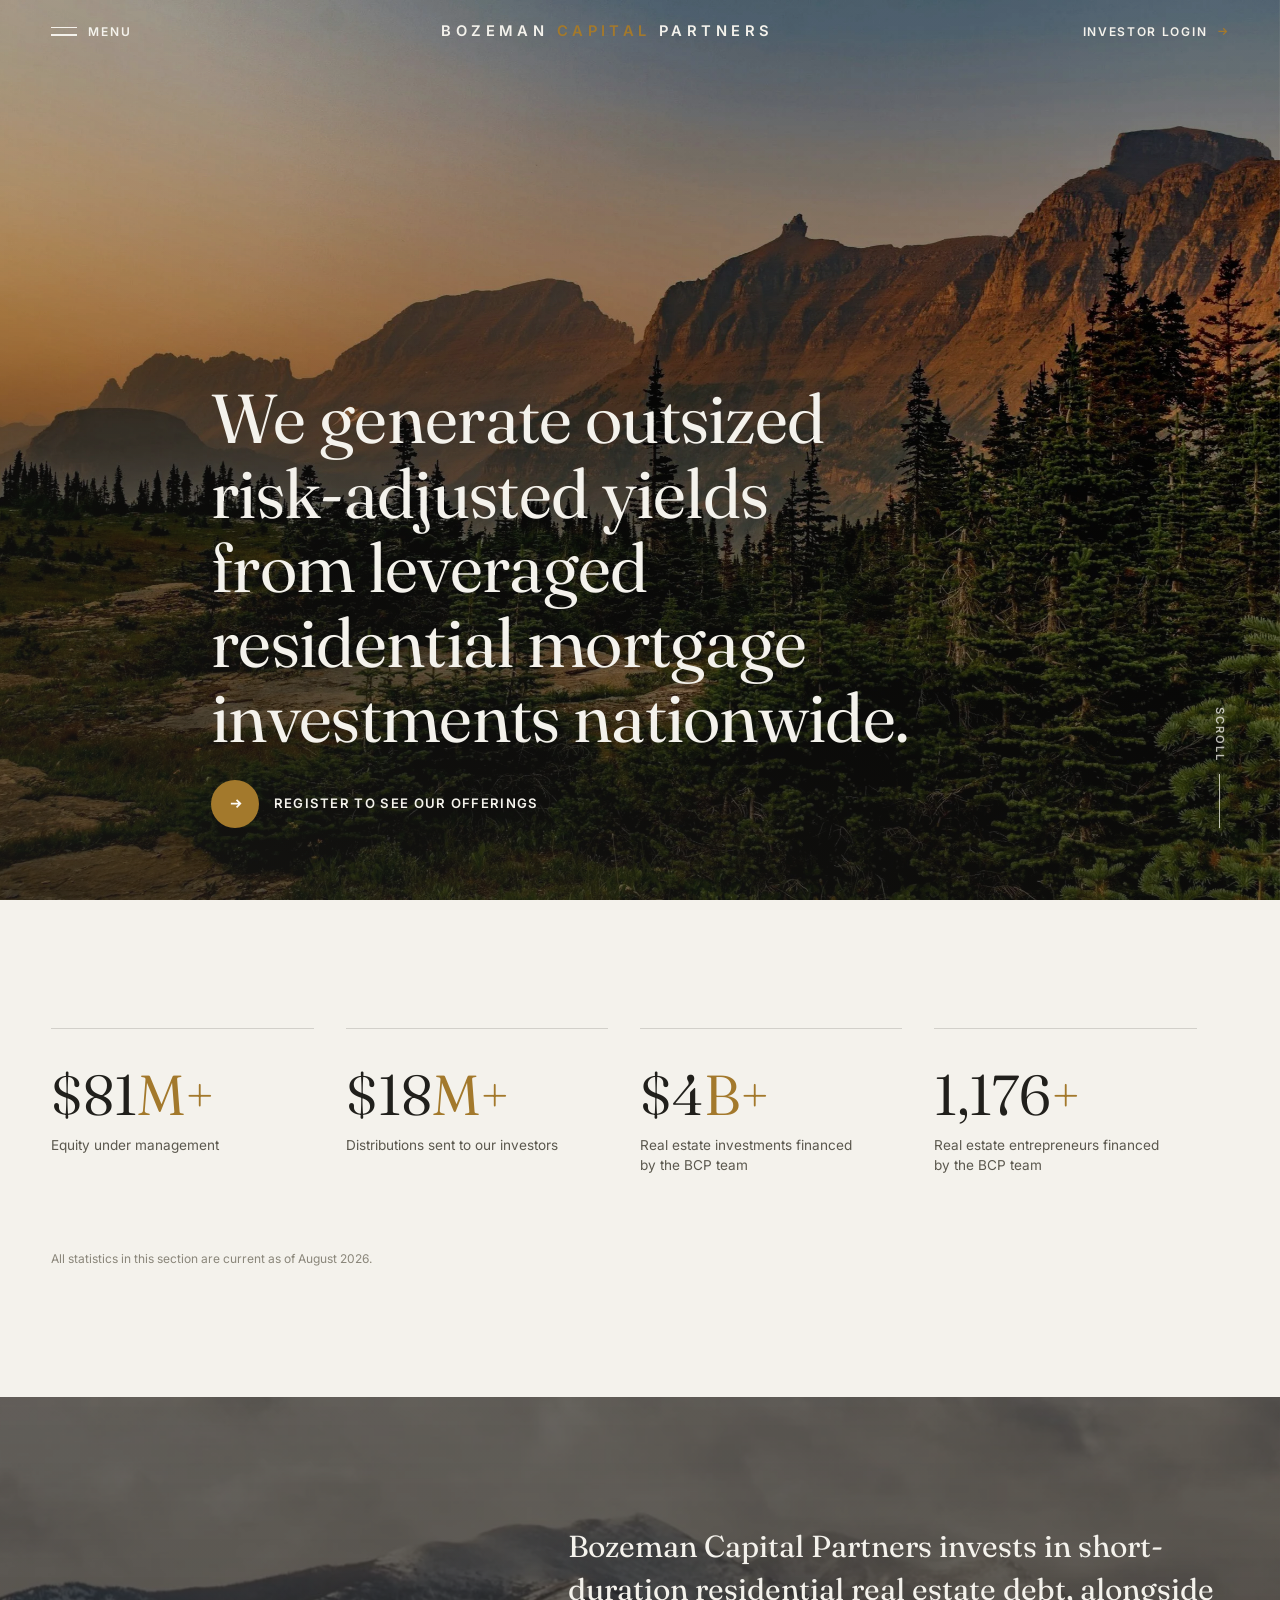
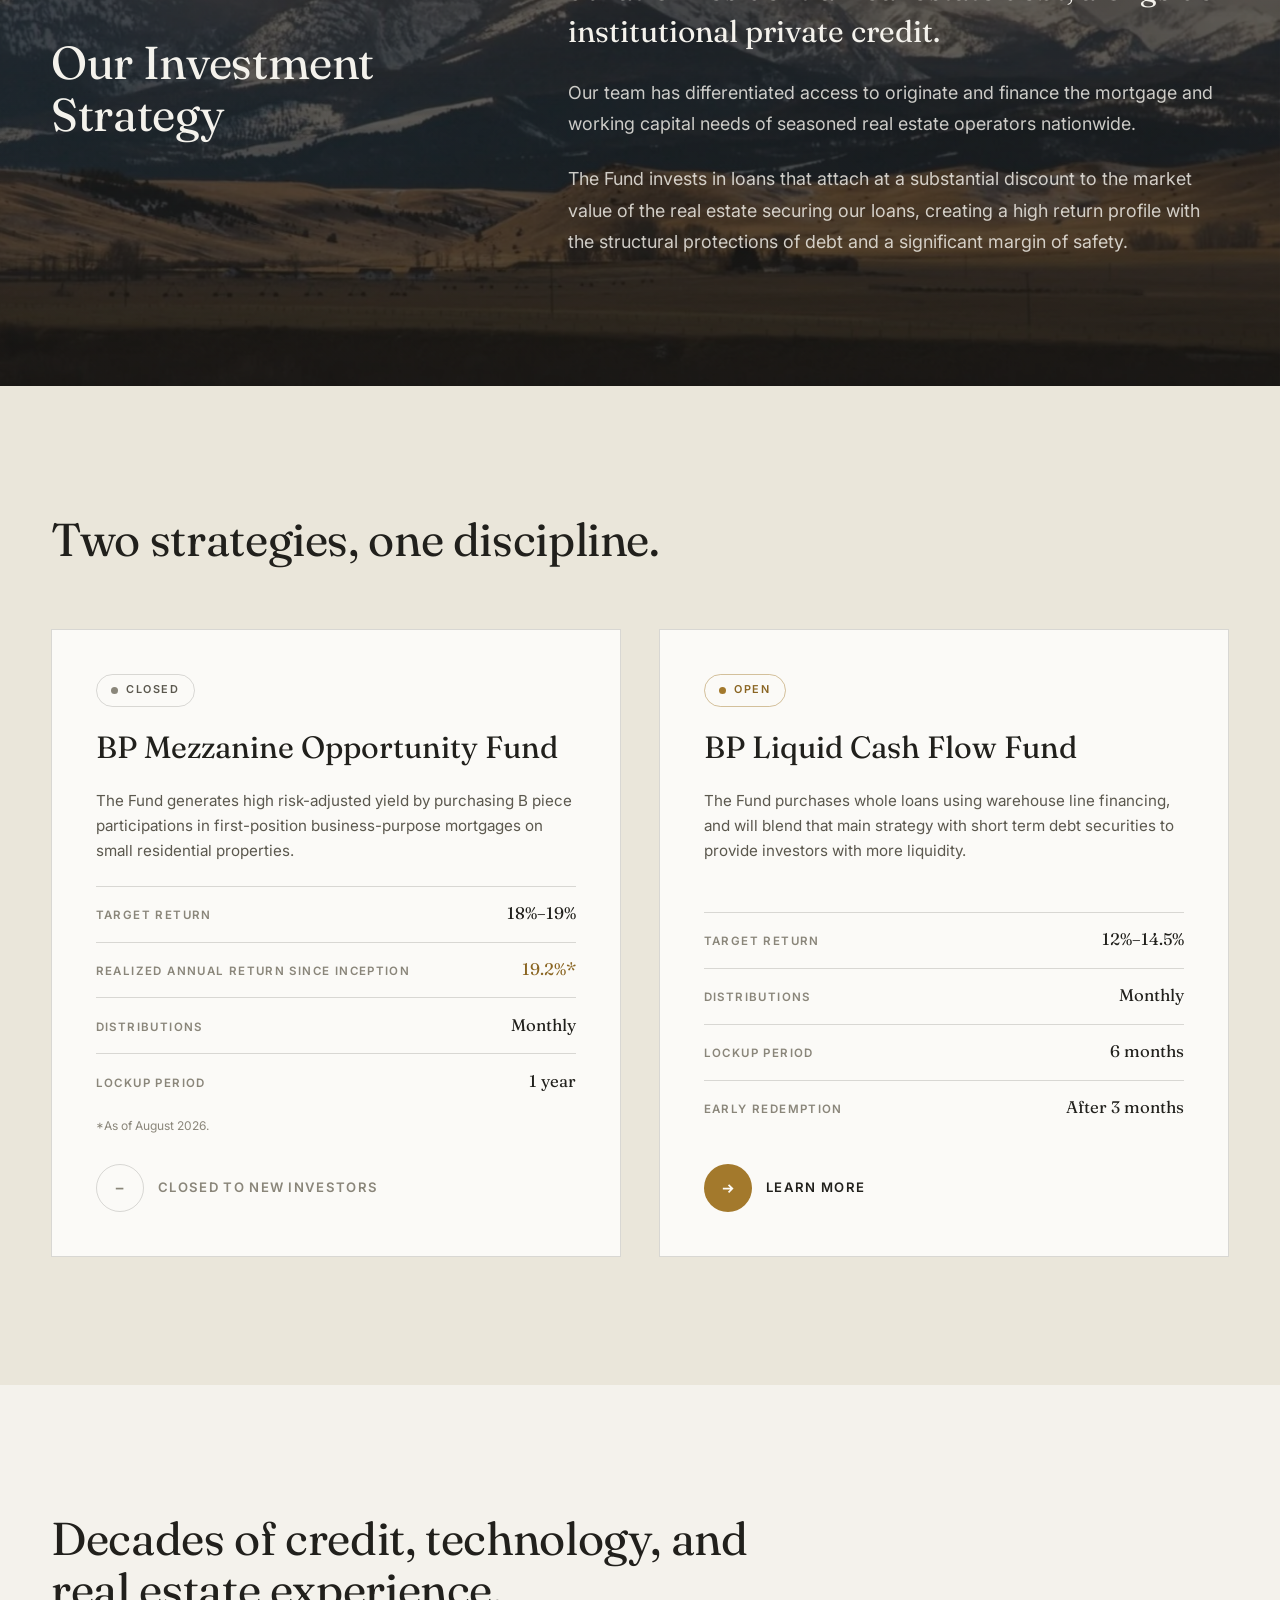
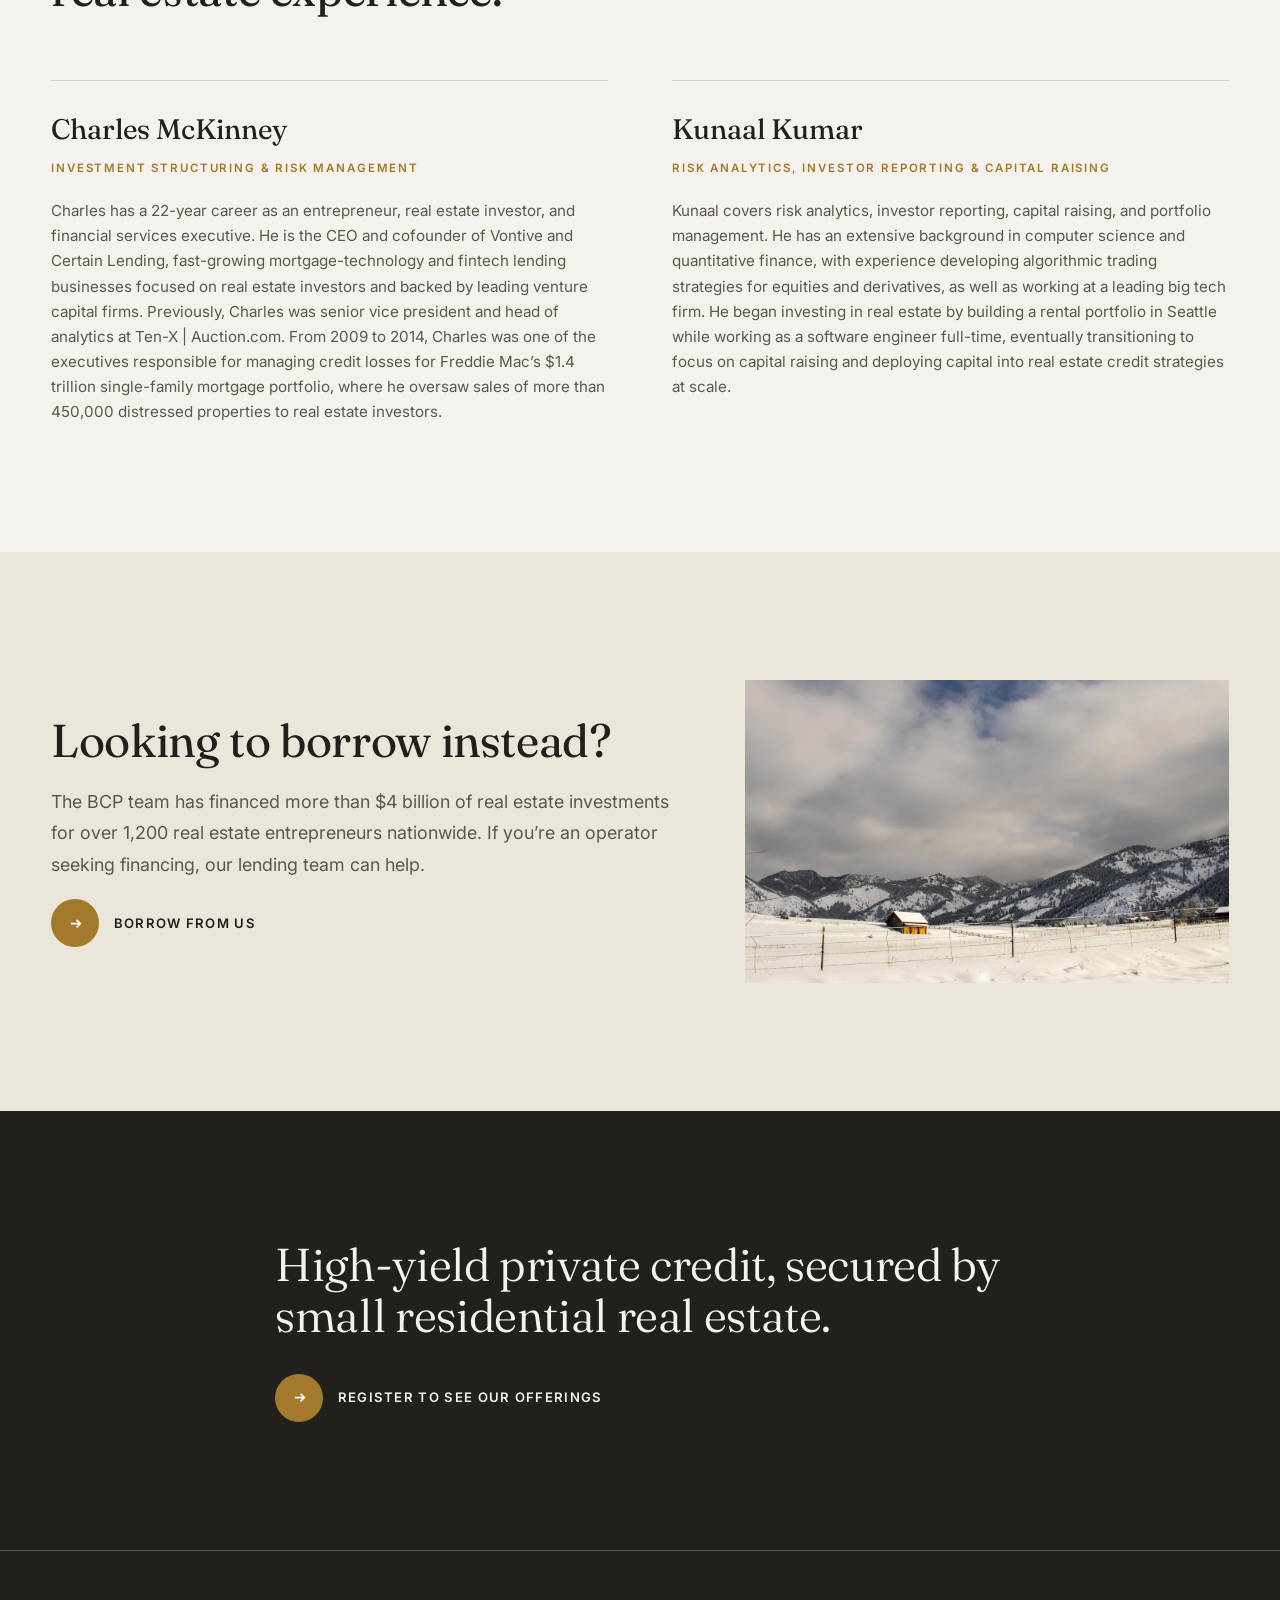
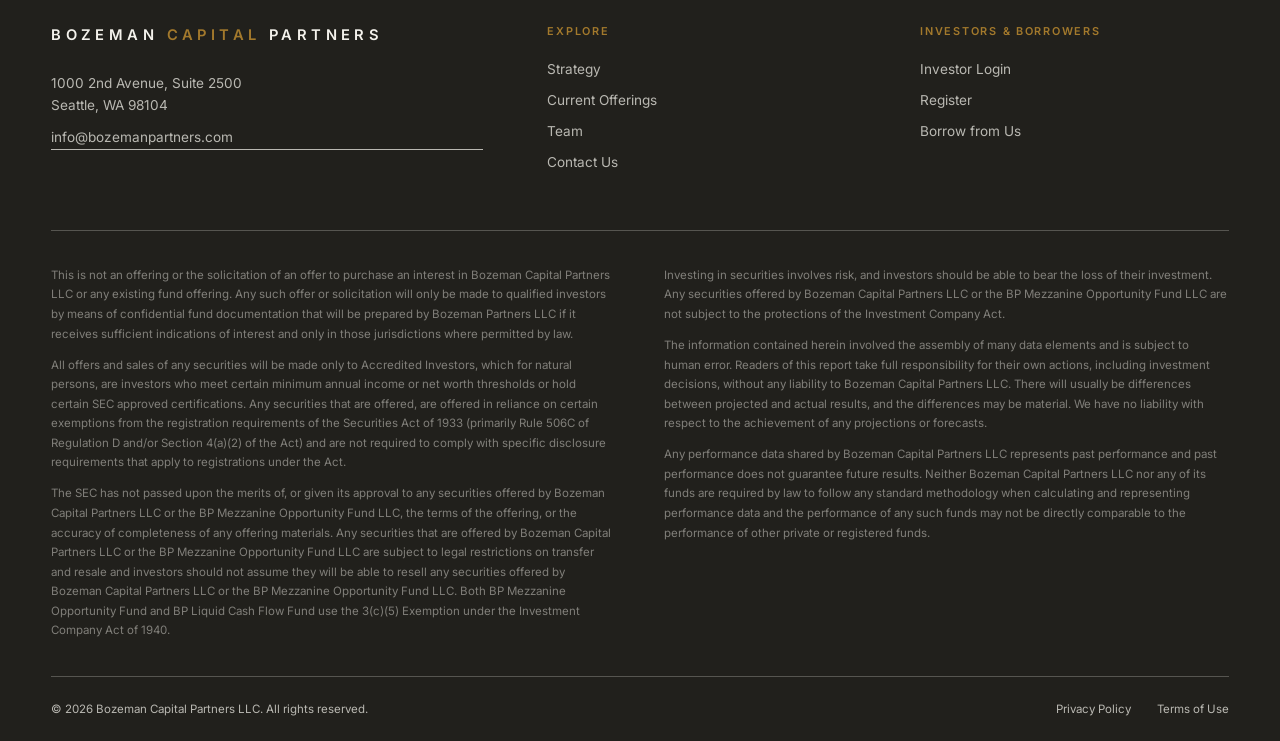
<file: index.html>
<!DOCTYPE html>
<html lang="en">
<head>
  <meta charset="UTF-8">
  <meta name="viewport" content="width=device-width, initial-scale=1.0">
  <title>Bozeman Capital Partners — Private Real Estate Credit</title>
  <meta name="description" content="Bozeman Capital Partners generates outsized risk-adjusted yields from leveraged residential mortgage investments nationwide. Short-duration residential real estate debt alongside institutional private credit.">
  <link rel="icon" type="image/png" href="assets/img/favicon.png">
  <link rel="preconnect" href="https://fonts.googleapis.com">
  <link rel="preconnect" href="https://fonts.gstatic.com" crossorigin>
  <link href="https://fonts.googleapis.com/css2?family=Fraunces:ital,opsz,wght@0,9..144,300..600;1,9..144,300..600&family=Inter:wght@400;500;600&display=swap" rel="stylesheet">
  <link rel="stylesheet" href="assets/css/style.css?v=2">
  <noscript><style>.reveal{opacity:1;transform:none}</style></noscript>
</head>
<body>
  <a class="skip-link" href="#main">Skip to content</a>

  <!-- ======== Header ======== -->
  <header class="site-header">
    <div class="header-inner">
      <button class="menu-toggle" aria-expanded="false" aria-controls="menu-overlay" aria-label="Open menu">
        <span class="bars" aria-hidden="true"><span></span><span></span></span>
        <span class="menu-label">Menu</span>
      </button>
      <a class="brand" href="index.html">Bozeman <span class="brand-accent">Capital</span> Partners</a>
      <a class="header-cta" href="https://bozemanpartners.investnext.com/" target="_blank" rel="noopener">
        <span class="cta-label">Investor Login</span>
        <svg viewBox="0 0 16 16" fill="none" stroke-width="1.6" aria-hidden="true"><path d="M3 8h10M9 4l4 4-4 4"/></svg>
      </a>
    </div>
  </header>

  <!-- ======== Overlay menu ======== -->
  <nav class="menu-overlay" id="menu-overlay" aria-hidden="true" aria-label="Main navigation">
    <div class="container menu-inner">
      <ul class="menu-nav">
        <li><a href="#strategy"><span class="index">01</span>Strategy</a></li>
        <li><a href="#offerings"><span class="index">02</span>Current Offerings</a></li>
        <li><a href="#team"><span class="index">03</span>Team</a></li>
        <li><a href="https://www.fullstacklending.com/" target="_blank" rel="noopener"><span class="index">04</span>Borrow from Us</a></li>
        <li><a href="contact.html"><span class="index">05</span>Contact Us</a></li>
        <li><a href="https://bozemanpartners.investnext.com/" target="_blank" rel="noopener"><span class="index">06</span>Investor Login</a></li>
      </ul>
      <div class="menu-aside">
        <div>
          <p>Bozeman Capital Partners</p>
          <p>1000 2nd Avenue, Suite 2500<br>Seattle, WA 98104</p>
        </div>
        <a class="link-underline" href="mailto:info@bozemanpartners.com">info@bozemanpartners.com</a>
      </div>
    </div>
  </nav>

  <main id="main">

    <!-- ======== Hero ======== -->
    <section class="hero">
      <div class="hero-media">
        <img src="assets/img/hero-mountain.webp" alt="Mountain range at dusk" fetchpriority="high">
      </div>
      <div class="container hero-content">
        <h1 class="display-1 reveal is-visible reveal-delay-1">We generate outsized <span class="nowrap">risk-adjusted</span> yields from leveraged residential mortgage investments nationwide.</h1>
        <a class="btn-circle reveal is-visible reveal-delay-2" href="https://bozemanpartners.investnext.com/" target="_blank" rel="noopener">
          <span class="disc"><svg viewBox="0 0 16 16" fill="none" stroke-width="1.8" aria-hidden="true"><path d="M3 8h10M9 4l4 4-4 4"/></svg></span>
          Register to see our offerings
        </a>
      </div>
      <span class="hero-scroll-hint" aria-hidden="true">Scroll</span>
    </section>

    <!-- ======== Stats ======== -->
    <section class="section" id="stats" aria-label="Firm statistics">
      <div class="container">
        <div class="stats-grid">
          <div class="stat reveal">
            <span class="stat-value">$<span data-count="83">0</span><span class="unit">M+</span></span>
            <span class="stat-label">Equity under management</span>
          </div>
          <div class="stat reveal reveal-delay-1">
            <span class="stat-value">$<span data-count="18">0</span><span class="unit">M+</span></span>
            <span class="stat-label">Distributions sent to our investors</span>
          </div>
          <div class="stat reveal reveal-delay-2">
            <span class="stat-value">$<span data-count="4">0</span><span class="unit">B+</span></span>
            <span class="stat-label">Real estate investments financed by the BCP team</span>
          </div>
          <div class="stat reveal reveal-delay-3">
            <span class="stat-value"><span data-count="1200">0</span><span class="unit">+</span></span>
            <span class="stat-label">Real estate entrepreneurs financed by the BCP team</span>
          </div>
        </div>
        <p class="stats-footnote">All statistics in this section are current as of August 2026.</p>
      </div>
    </section>

    <!-- ======== Strategy ======== -->
    <section class="section strategy-band" id="strategy">
      <div class="strategy-media" aria-hidden="true">
        <img src="assets/img/field.webp" alt="" loading="lazy">
      </div>
      <div class="container strategy-grid">
        <div class="sticky-col reveal">
          <h2 class="display-2">Our Investment Strategy</h2>
        </div>
        <div class="strategy-copy">
          <p class="lead-line reveal">Bozeman Capital Partners invests in short-duration residential real estate debt, alongside institutional private credit.</p>
          <p class="lede reveal">Our team has differentiated access to originate and finance the mortgage and working capital needs of seasoned real estate operators nationwide.</p>
          <p class="lede reveal">The Fund invests in loans that attach at a substantial discount to the market value of the real estate securing our loans, creating a high return profile with the structural protections of debt and a significant margin of safety.</p>
        </div>
      </div>
    </section>

    <!-- ======== Offerings ======== -->
    <section class="section offerings" id="offerings">
      <div class="container">
        <div class="section-head reveal">
          <h2 class="display-2">Two strategies, one discipline.</h2>
        </div>
        <div class="offerings-grid">

          <article class="fund-card reveal">
            <span class="fund-status">Closed</span>
            <h3>BP Mezzanine Opportunity Fund</h3>
            <p class="fund-desc">The Fund generates high risk-adjusted yield by purchasing B piece participations in first-position business-purpose mortgages on small residential properties.</p>
            <dl class="fund-terms">
              <div><dt>Target Return</dt><dd>18%&ndash;19%</dd></div>
              <div><dt>Realized Annual Return Since Inception</dt><dd><span class="highlight">19.2%*</span></dd></div>
              <div><dt>Distributions</dt><dd>Monthly</dd></div>
              <div><dt>Lockup Period</dt><dd>1 year</dd></div>
            </dl>
            <p class="fund-note">*As of August 2026.</p>
            <span class="btn-circle is-closed">
              <span class="disc"><svg viewBox="0 0 16 16" fill="none" stroke-width="1.8" aria-hidden="true"><path d="M4 8h8"/></svg></span>
              Closed to new investors
            </span>
          </article>

          <article class="fund-card reveal reveal-delay-1">
            <span class="fund-status is-open">Open</span>
            <h3>BP Liquid Cash Flow Fund</h3>
            <p class="fund-desc">The Fund purchases whole loans using warehouse line financing, and will blend that main strategy with short term debt securities to provide investors with more liquidity.</p>
            <dl class="fund-terms">
              <div><dt>Target Return</dt><dd>12%&ndash;14.5%</dd></div>
              <div><dt>Distributions</dt><dd>Monthly</dd></div>
              <div><dt>Lockup Period</dt><dd>6 months</dd></div>
              <div><dt>Early Redemption</dt><dd>After 3 months</dd></div>
            </dl>
            <a class="btn-circle" href="https://bozemanpartners.investnext.com/portal/offerings/8177/" target="_blank" rel="noopener">
              <span class="disc"><svg viewBox="0 0 16 16" fill="none" stroke-width="1.8" aria-hidden="true"><path d="M3 8h10M9 4l4 4-4 4"/></svg></span>
              Learn more
            </a>
          </article>

        </div>
      </div>
    </section>

    <!-- ======== Team ======== -->
    <section class="section" id="team">
      <div class="container">
        <div class="section-head reveal">
          <h2 class="display-2">Decades of credit, technology, and real estate experience.</h2>
        </div>
        <div class="team-grid">

          <article class="person reveal">
            <div>
              <h3 class="person-name">Charles McKinney</h3>
              <p class="person-role">Investment Structuring &amp; Risk Management</p>
            </div>
            <p class="person-bio">Charles has a 22-year career as an entrepreneur, real estate investor, and financial services executive. He is the CEO and cofounder of Vontive and Certain Lending, fast-growing mortgage-technology and fintech lending businesses focused on real estate investors and backed by leading venture capital firms. Previously, Charles was senior vice president and head of analytics at Ten-X&nbsp;|&nbsp;Auction.com. From 2009 to 2014, Charles was one of the executives responsible for managing credit losses for Freddie Mac&rsquo;s $1.4 trillion single-family mortgage portfolio, where he oversaw sales of more than 450,000 distressed properties to real estate investors.</p>
          </article>

          <article class="person reveal reveal-delay-1">
            <div>
              <h3 class="person-name">Kunaal Kumar</h3>
              <p class="person-role">Risk Analytics, Investor Reporting &amp; Capital Raising</p>
            </div>
            <p class="person-bio">Kunaal covers risk analytics, investor reporting, capital raising, and portfolio management. He has an extensive background in computer science and quantitative finance, with experience developing algorithmic trading strategies for equities and derivatives, as well as working at a leading big tech firm. He began investing in real estate by building a rental portfolio in Seattle while working as a software engineer full-time, eventually transitioning to focus on capital raising and deploying capital into real estate credit strategies at scale.</p>
          </article>

        </div>
      </div>
    </section>

    <!-- ======== Borrow band ======== -->
    <section class="section borrow-band" id="borrow">
      <div class="container borrow-inner">
        <div class="copy">
          <h2 class="display-2 reveal">Looking to borrow instead?</h2>
          <p class="lede reveal">The BCP team has financed more than $4&nbsp;billion of real estate investments for over 1,200 real estate entrepreneurs nationwide. If you&rsquo;re an operator seeking financing, our lending team can help.</p>
          <a class="btn-circle reveal" href="https://www.fullstacklending.com/" target="_blank" rel="noopener">
            <span class="disc"><svg viewBox="0 0 16 16" fill="none" stroke-width="1.8" aria-hidden="true"><path d="M3 8h10M9 4l4 4-4 4"/></svg></span>
            Borrow from us
          </a>
        </div>
        <figure class="reveal reveal-delay-1"><img src="assets/img/fund-1.webp" alt="Residential neighborhood" loading="lazy"></figure>
      </div>
    </section>

    <!-- ======== Closing CTA ======== -->
    <section class="section cta-band" id="invest">
      <div class="container cta-inner">
        <h2 class="display-2 reveal">High-yield private credit, secured by small residential real estate.</h2>
        <a class="btn-circle reveal" href="https://bozemanpartners.investnext.com/" target="_blank" rel="noopener">
          <span class="disc"><svg viewBox="0 0 16 16" fill="none" stroke-width="1.8" aria-hidden="true"><path d="M3 8h10M9 4l4 4-4 4"/></svg></span>
          Register to see our offerings
        </a>
      </div>
    </section>

  </main>

  <!-- ======== Footer ======== -->
  <footer class="site-footer" id="footer">
    <div class="container">
      <div class="footer-main">
        <div class="footer-col">
          <a class="brand" href="index.html">Bozeman <span class="brand-accent">Capital</span> Partners</a>
          <p style="margin-top:1rem;">1000 2nd Avenue, Suite 2500<br>Seattle, WA 98104</p>
          <a class="link-underline" href="mailto:info@bozemanpartners.com">info@bozemanpartners.com</a>
        </div>
        <div class="footer-col">
          <h4>Explore</h4>
          <a href="index.html#strategy">Strategy</a>
          <a href="index.html#offerings">Current Offerings</a>
          <a href="index.html#team">Team</a>
          <a href="contact.html">Contact Us</a>
        </div>
        <div class="footer-col">
          <h4>Investors &amp; Borrowers</h4>
          <a href="https://bozemanpartners.investnext.com/" target="_blank" rel="noopener">Investor Login</a>
          <a href="https://bozemanpartners.investnext.com/" target="_blank" rel="noopener">Register</a>
          <a href="https://www.fullstacklending.com/" target="_blank" rel="noopener">Borrow from Us</a>
        </div>
      </div>
      <div class="footer-disclaimer">
        <p>This is not an offering or the solicitation of an offer to purchase an interest in Bozeman Capital Partners LLC or any existing fund offering. Any such offer or solicitation will only be made to qualified investors by means of confidential fund documentation that will be prepared by Bozeman Partners LLC if it receives sufficient indications of interest and only in those jurisdictions where permitted by law.</p>
        <p>All offers and sales of any securities will be made only to Accredited Investors, which for natural persons, are investors who meet certain minimum annual income or net worth thresholds or hold certain SEC approved certifications. Any securities that are offered, are offered in reliance on certain exemptions from the registration requirements of the Securities Act of 1933 (primarily Rule 506C of Regulation D and/or Section 4(a)(2) of the Act) and are not required to comply with specific disclosure requirements that apply to registrations under the Act.</p>
        <p>The SEC has not passed upon the merits of, or given its approval to any securities offered by Bozeman Capital Partners LLC or the BP Mezzanine Opportunity Fund LLC, the terms of the offering, or the accuracy of completeness of any offering materials. Any securities that are offered by Bozeman Capital Partners LLC or the BP Mezzanine Opportunity Fund LLC are subject to legal restrictions on transfer and resale and investors should not assume they will be able to resell any securities offered by Bozeman Capital Partners LLC or the BP Mezzanine Opportunity Fund LLC. Both BP Mezzanine Opportunity Fund and BP Liquid Cash Flow Fund use the 3(c)(5) Exemption under the Investment Company Act of 1940.</p>
        <p>Investing in securities involves risk, and investors should be able to bear the loss of their investment. Any securities offered by Bozeman Capital Partners LLC or the BP Mezzanine Opportunity Fund LLC are not subject to the protections of the Investment Company Act.</p>
        <p>The information contained herein involved the assembly of many data elements and is subject to human error. Readers of this report take full responsibility for their own actions, including investment decisions, without any liability to Bozeman Capital Partners LLC. There will usually be differences between projected and actual results, and the differences may be material. We have no liability with respect to the achievement of any projections or forecasts.</p>
        <p>Any performance data shared by Bozeman Capital Partners LLC represents past performance and past performance does not guarantee future results. Neither Bozeman Capital Partners LLC nor any of its funds are required by law to follow any standard methodology when calculating and representing performance data and the performance of any such funds may not be directly comparable to the performance of other private or registered funds.</p>
      </div>
      <div class="footer-bottom">
        <p>&copy; <span data-year>2026</span> Bozeman Capital Partners LLC. All rights reserved.</p>
        <nav aria-label="Legal">
          <a href="privacy-policy.html">Privacy Policy</a>
          <a href="terms-of-use.html">Terms of Use</a>
        </nav>
      </div>
    </div>
  </footer>

  <script src="assets/js/main.js?v=2"></script>
</body>
</html>
</file>
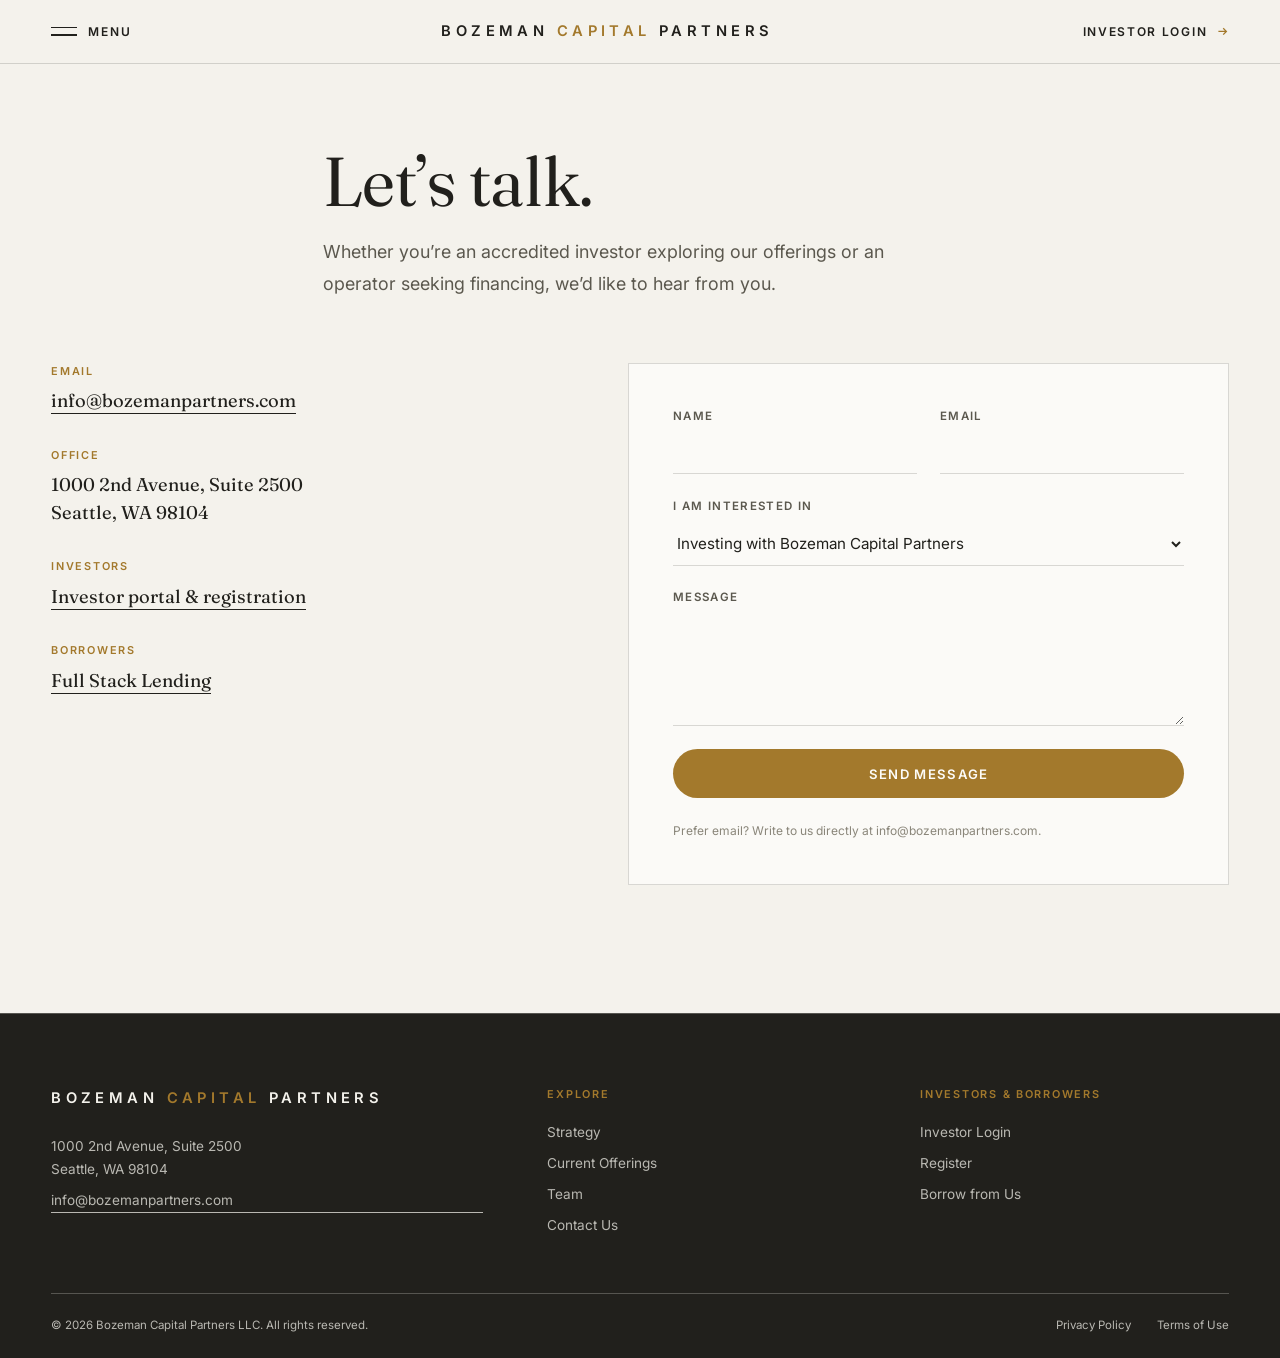
<file: contact.html>
<!DOCTYPE html>
<html lang="en">
<head>
  <meta charset="UTF-8">
  <meta name="viewport" content="width=device-width, initial-scale=1.0">
  <title>Contact Us — Bozeman Capital Partners</title>
  <meta name="description" content="Get in touch with Bozeman Capital Partners. 1000 2nd Avenue, Suite 2500, Seattle, WA 98104 — info@bozemanpartners.com">
  <link rel="icon" type="image/png" href="assets/img/favicon.png">
  <link rel="preconnect" href="https://fonts.googleapis.com">
  <link rel="preconnect" href="https://fonts.gstatic.com" crossorigin>
  <link href="https://fonts.googleapis.com/css2?family=Fraunces:ital,opsz,wght@0,9..144,300..600;1,9..144,300..600&family=Inter:wght@400;500;600&display=swap" rel="stylesheet">
  <link rel="stylesheet" href="assets/css/style.css?v=2">
  <noscript><style>.reveal{opacity:1;transform:none}</style></noscript>
</head>
<body class="header-solid">
  <a class="skip-link" href="#main">Skip to content</a>

  <!-- ======== Header ======== -->
  <header class="site-header">
    <div class="header-inner">
      <button class="menu-toggle" aria-expanded="false" aria-controls="menu-overlay" aria-label="Open menu">
        <span class="bars" aria-hidden="true"><span></span><span></span></span>
        <span class="menu-label">Menu</span>
      </button>
      <a class="brand" href="index.html">Bozeman <span class="brand-accent">Capital</span> Partners</a>
      <a class="header-cta" href="https://bozemanpartners.investnext.com/" target="_blank" rel="noopener">
        <span class="cta-label">Investor Login</span>
        <svg viewBox="0 0 16 16" fill="none" stroke-width="1.6" aria-hidden="true"><path d="M3 8h10M9 4l4 4-4 4"/></svg>
      </a>
    </div>
  </header>

  <!-- ======== Overlay menu ======== -->
  <nav class="menu-overlay" id="menu-overlay" aria-hidden="true" aria-label="Main navigation">
    <div class="container menu-inner">
      <ul class="menu-nav">
        <li><a href="index.html#strategy"><span class="index">01</span>Strategy</a></li>
        <li><a href="index.html#offerings"><span class="index">02</span>Current Offerings</a></li>
        <li><a href="index.html#team"><span class="index">03</span>Team</a></li>
        <li><a href="https://www.fullstacklending.com/" target="_blank" rel="noopener"><span class="index">04</span>Borrow from Us</a></li>
        <li><a href="contact.html"><span class="index">05</span>Contact Us</a></li>
        <li><a href="https://bozemanpartners.investnext.com/" target="_blank" rel="noopener"><span class="index">06</span>Investor Login</a></li>
      </ul>
      <div class="menu-aside">
        <div>
          <p>Bozeman Capital Partners</p>
          <p>1000 2nd Avenue, Suite 2500<br>Seattle, WA 98104</p>
        </div>
        <a class="link-underline" href="mailto:info@bozemanpartners.com">info@bozemanpartners.com</a>
      </div>
    </div>
  </nav>

  <main id="main">

    <section class="page-hero">
      <div class="container section-head">
        <h1 class="display-1">Let&rsquo;s talk.</h1>
        <p class="lede">Whether you&rsquo;re an accredited investor exploring our offerings or an operator seeking financing, we&rsquo;d like to hear from you.</p>
      </div>
    </section>

    <section class="section" style="padding-top:0;">
      <div class="container contact-grid">

        <div class="contact-details">
          <div class="detail reveal">
            <h4>Email</h4>
            <a class="link-underline" href="mailto:info@bozemanpartners.com">info@bozemanpartners.com</a>
          </div>
          <div class="detail reveal reveal-delay-1">
            <h4>Office</h4>
            <p>1000 2nd Avenue, Suite 2500<br>Seattle, WA 98104</p>
          </div>
          <div class="detail reveal reveal-delay-2">
            <h4>Investors</h4>
            <a class="link-underline" href="https://bozemanpartners.investnext.com/" target="_blank" rel="noopener">Investor portal &amp; registration</a>
          </div>
          <div class="detail reveal reveal-delay-3">
            <h4>Borrowers</h4>
            <a class="link-underline" href="https://www.fullstacklending.com/" target="_blank" rel="noopener">Full Stack Lending</a>
          </div>
        </div>

        <form class="contact-form reveal" data-contact-form novalidate>
          <div class="form-row">
            <div class="field">
              <label for="cf-name">Name</label>
              <input type="text" id="cf-name" name="name" autocomplete="name" required>
            </div>
            <div class="field">
              <label for="cf-email">Email</label>
              <input type="email" id="cf-email" name="email" autocomplete="email" required>
            </div>
          </div>
          <div class="field">
            <label for="cf-interest">I am interested in</label>
            <select id="cf-interest" name="interest">
              <option>Investing with Bozeman Capital Partners</option>
              <option>Borrowing / financing for my real estate business</option>
              <option>Something else</option>
            </select>
          </div>
          <div class="field">
            <label for="cf-message">Message</label>
            <textarea id="cf-message" name="message" required></textarea>
          </div>
          <button class="btn-pill" type="submit">Send message</button>
          <p class="form-note form-submit-note">Prefer email? Write to us directly at info@bozemanpartners.com.</p>
        </form>

      </div>
    </section>

  </main>

  <!-- ======== Footer ======== -->
  <footer class="site-footer">
    <div class="container">
      <div class="footer-main">
        <div class="footer-col">
          <a class="brand" href="index.html">Bozeman <span class="brand-accent">Capital</span> Partners</a>
          <p style="margin-top:1rem;">1000 2nd Avenue, Suite 2500<br>Seattle, WA 98104</p>
          <a class="link-underline" href="mailto:info@bozemanpartners.com">info@bozemanpartners.com</a>
        </div>
        <div class="footer-col">
          <h4>Explore</h4>
          <a href="index.html#strategy">Strategy</a>
          <a href="index.html#offerings">Current Offerings</a>
          <a href="index.html#team">Team</a>
          <a href="contact.html">Contact Us</a>
        </div>
        <div class="footer-col">
          <h4>Investors &amp; Borrowers</h4>
          <a href="https://bozemanpartners.investnext.com/" target="_blank" rel="noopener">Investor Login</a>
          <a href="https://bozemanpartners.investnext.com/" target="_blank" rel="noopener">Register</a>
          <a href="https://www.fullstacklending.com/" target="_blank" rel="noopener">Borrow from Us</a>
        </div>
      </div>
      <div class="footer-bottom">
        <p>&copy; <span data-year>2026</span> Bozeman Capital Partners LLC. All rights reserved.</p>
        <nav aria-label="Legal">
          <a href="privacy-policy.html">Privacy Policy</a>
          <a href="terms-of-use.html">Terms of Use</a>
        </nav>
      </div>
    </div>
  </footer>

  <script src="assets/js/main.js?v=2"></script>
</body>
</html>
</file>
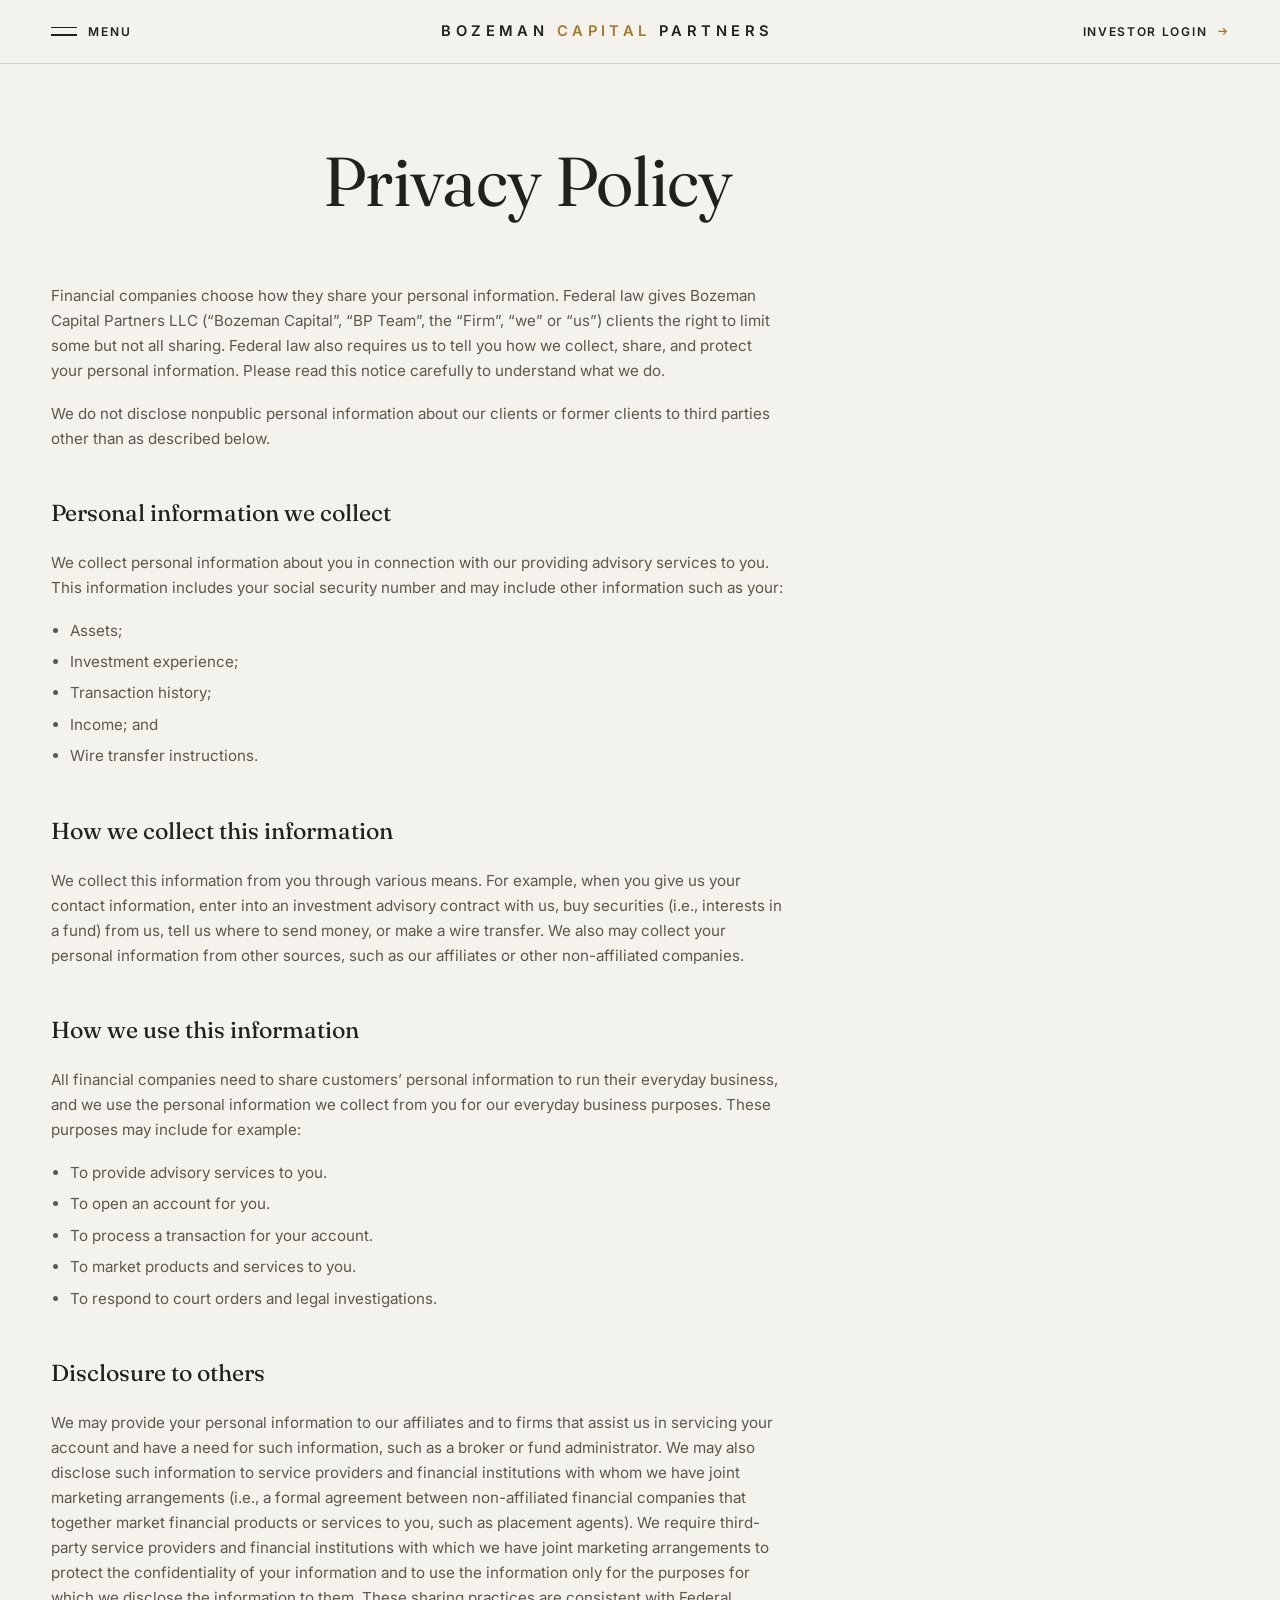
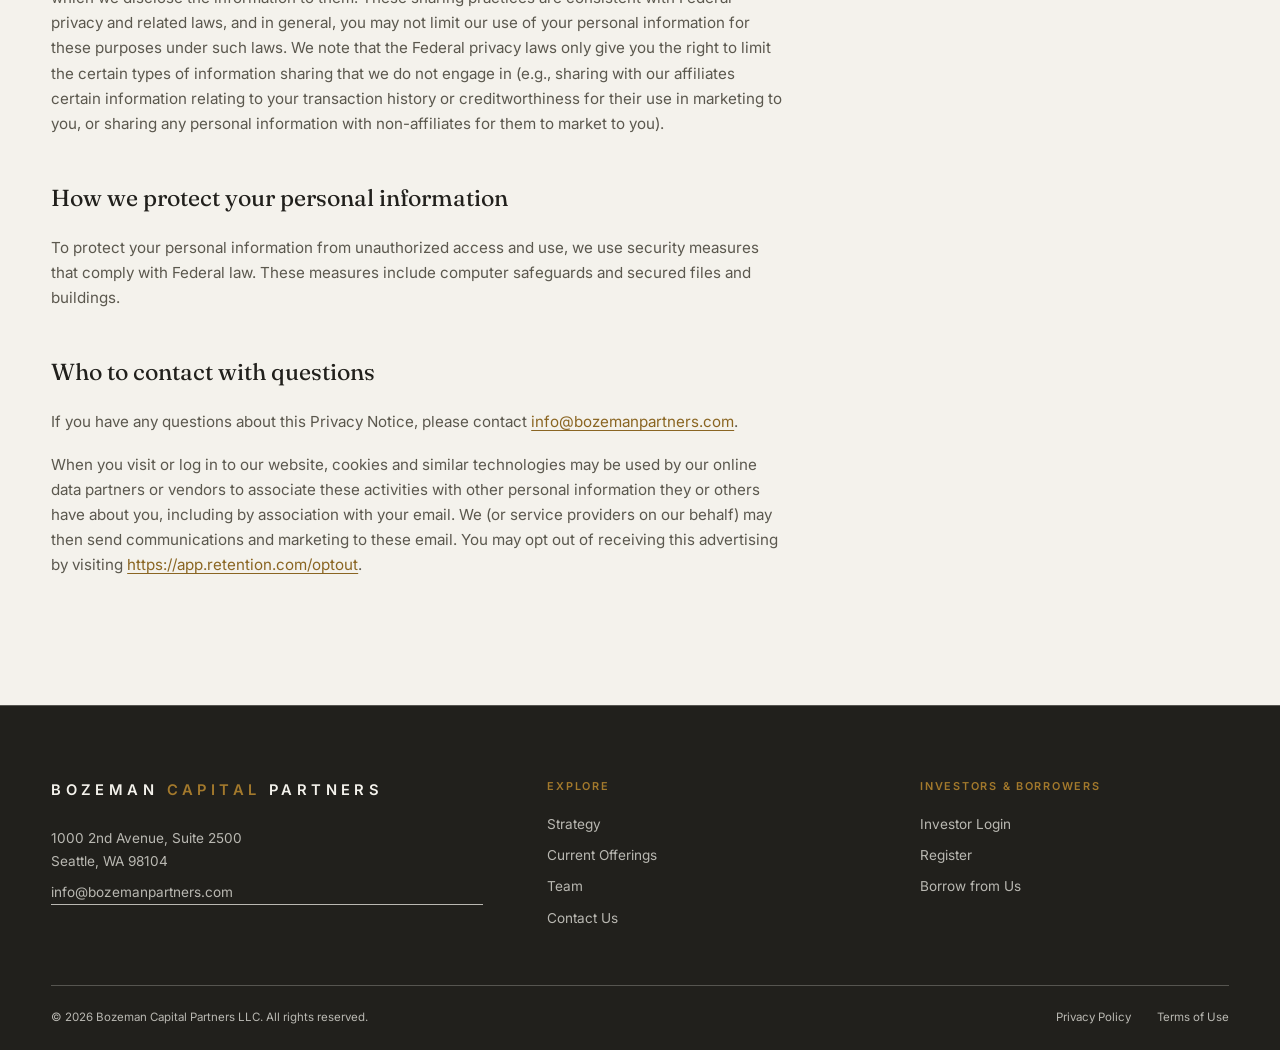
<file: privacy-policy.html>
<!DOCTYPE html>
<html lang="en">
<head>
  <meta charset="UTF-8">
  <meta name="viewport" content="width=device-width, initial-scale=1.0">
  <title>Privacy Policy — Bozeman Capital Partners</title>
  <meta name="robots" content="noindex">
  <link rel="icon" type="image/png" href="assets/img/favicon.png">
  <link rel="preconnect" href="https://fonts.googleapis.com">
  <link rel="preconnect" href="https://fonts.gstatic.com" crossorigin>
  <link href="https://fonts.googleapis.com/css2?family=Fraunces:ital,opsz,wght@0,9..144,300..600;1,9..144,300..600&family=Inter:wght@400;500;600&display=swap" rel="stylesheet">
  <link rel="stylesheet" href="assets/css/style.css?v=2">
  <noscript><style>.reveal{opacity:1;transform:none}</style></noscript>
</head>
<body class="header-solid">
  <a class="skip-link" href="#main">Skip to content</a>

  <header class="site-header">
    <div class="header-inner">
      <button class="menu-toggle" aria-expanded="false" aria-controls="menu-overlay" aria-label="Open menu">
        <span class="bars" aria-hidden="true"><span></span><span></span></span>
        <span class="menu-label">Menu</span>
      </button>
      <a class="brand" href="index.html">Bozeman <span class="brand-accent">Capital</span> Partners</a>
      <a class="header-cta" href="https://bozemanpartners.investnext.com/" target="_blank" rel="noopener">
        <span class="cta-label">Investor Login</span>
        <svg viewBox="0 0 16 16" fill="none" stroke-width="1.6" aria-hidden="true"><path d="M3 8h10M9 4l4 4-4 4"/></svg>
      </a>
    </div>
  </header>

  <nav class="menu-overlay" id="menu-overlay" aria-hidden="true" aria-label="Main navigation">
    <div class="container menu-inner">
      <ul class="menu-nav">
        <li><a href="index.html#strategy"><span class="index">01</span>Strategy</a></li>
        <li><a href="index.html#offerings"><span class="index">02</span>Current Offerings</a></li>
        <li><a href="index.html#team"><span class="index">03</span>Team</a></li>
        <li><a href="https://www.fullstacklending.com/" target="_blank" rel="noopener"><span class="index">04</span>Borrow from Us</a></li>
        <li><a href="contact.html"><span class="index">05</span>Contact Us</a></li>
        <li><a href="https://bozemanpartners.investnext.com/" target="_blank" rel="noopener"><span class="index">06</span>Investor Login</a></li>
      </ul>
      <div class="menu-aside">
        <div>
          <p>Bozeman Capital Partners</p>
          <p>1000 2nd Avenue, Suite 2500<br>Seattle, WA 98104</p>
        </div>
        <a class="link-underline" href="mailto:info@bozemanpartners.com">info@bozemanpartners.com</a>
      </div>
    </div>
  </nav>

  <main id="main">
    <section class="page-hero">
      <div class="container section-head">
        <h1 class="display-1">Privacy Policy</h1>
      </div>
    </section>

    <section class="section" style="padding-top:0;">
      <div class="container">
        <div class="prose">
          <p>Financial companies choose how they share your personal information. Federal law gives Bozeman Capital Partners LLC (&ldquo;Bozeman Capital&rdquo;, &ldquo;BP Team&rdquo;, the &ldquo;Firm&rdquo;, &ldquo;we&rdquo; or &ldquo;us&rdquo;) clients the right to limit some but not all sharing. Federal law also requires us to tell you how we collect, share, and protect your personal information. Please read this notice carefully to understand what we do.</p>
          <p>We do not disclose nonpublic personal information about our clients or former clients to third parties other than as described below.</p>

          <h2>Personal information we collect</h2>
          <p>We collect personal information about you in connection with our providing advisory services to you. This information includes your social security number and may include other information such as your:</p>
          <ul>
            <li>Assets;</li>
            <li>Investment experience;</li>
            <li>Transaction history;</li>
            <li>Income; and</li>
            <li>Wire transfer instructions.</li>
          </ul>

          <h2>How we collect this information</h2>
          <p>We collect this information from you through various means. For example, when you give us your contact information, enter into an investment advisory contract with us, buy securities (i.e., interests in a fund) from us, tell us where to send money, or make a wire transfer. We also may collect your personal information from other sources, such as our affiliates or other non-affiliated companies.</p>

          <h2>How we use this information</h2>
          <p>All financial companies need to share customers&rsquo; personal information to run their everyday business, and we use the personal information we collect from you for our everyday business purposes. These purposes may include for example:</p>
          <ul>
            <li>To provide advisory services to you.</li>
            <li>To open an account for you.</li>
            <li>To process a transaction for your account.</li>
            <li>To market products and services to you.</li>
            <li>To respond to court orders and legal investigations.</li>
          </ul>

          <h2>Disclosure to others</h2>
          <p>We may provide your personal information to our affiliates and to firms that assist us in servicing your account and have a need for such information, such as a broker or fund administrator. We may also disclose such information to service providers and financial institutions with whom we have joint marketing arrangements (i.e., a formal agreement between non-affiliated financial companies that together market financial products or services to you, such as placement agents). We require third-party service providers and financial institutions with which we have joint marketing arrangements to protect the confidentiality of your information and to use the information only for the purposes for which we disclose the information to them. These sharing practices are consistent with Federal privacy and related laws, and in general, you may not limit our use of your personal information for these purposes under such laws. We note that the Federal privacy laws only give you the right to limit the certain types of information sharing that we do not engage in (e.g., sharing with our affiliates certain information relating to your transaction history or creditworthiness for their use in marketing to you, or sharing any personal information with non-affiliates for them to market to you).</p>

          <h2>How we protect your personal information</h2>
          <p>To protect your personal information from unauthorized access and use, we use security measures that comply with Federal law. These measures include computer safeguards and secured files and buildings.</p>

          <h2>Who to contact with questions</h2>
          <p>If you have any questions about this Privacy Notice, please contact <a href="mailto:info@bozemanpartners.com">info@bozemanpartners.com</a>.</p>
          <p>When you visit or log in to our website, cookies and similar technologies may be used by our online data partners or vendors to associate these activities with other personal information they or others have about you, including by association with your email. We (or service providers on our behalf) may then send communications and marketing to these email. You may opt out of receiving this advertising by visiting <a href="https://app.retention.com/optout" target="_blank" rel="noopener">https://app.retention.com/optout</a>.</p>
        </div>
      </div>
    </section>
  </main>

  <footer class="site-footer">
    <div class="container">
      <div class="footer-main">
        <div class="footer-col">
          <a class="brand" href="index.html">Bozeman <span class="brand-accent">Capital</span> Partners</a>
          <p style="margin-top:1rem;">1000 2nd Avenue, Suite 2500<br>Seattle, WA 98104</p>
          <a class="link-underline" href="mailto:info@bozemanpartners.com">info@bozemanpartners.com</a>
        </div>
        <div class="footer-col">
          <h4>Explore</h4>
          <a href="index.html#strategy">Strategy</a>
          <a href="index.html#offerings">Current Offerings</a>
          <a href="index.html#team">Team</a>
          <a href="contact.html">Contact Us</a>
        </div>
        <div class="footer-col">
          <h4>Investors &amp; Borrowers</h4>
          <a href="https://bozemanpartners.investnext.com/" target="_blank" rel="noopener">Investor Login</a>
          <a href="https://bozemanpartners.investnext.com/" target="_blank" rel="noopener">Register</a>
          <a href="https://www.fullstacklending.com/" target="_blank" rel="noopener">Borrow from Us</a>
        </div>
      </div>
      <div class="footer-bottom">
        <p>&copy; <span data-year>2026</span> Bozeman Capital Partners LLC. All rights reserved.</p>
        <nav aria-label="Legal">
          <a href="privacy-policy.html">Privacy Policy</a>
          <a href="terms-of-use.html">Terms of Use</a>
        </nav>
      </div>
    </div>
  </footer>

  <script src="assets/js/main.js?v=2"></script>
</body>
</html>
</file>
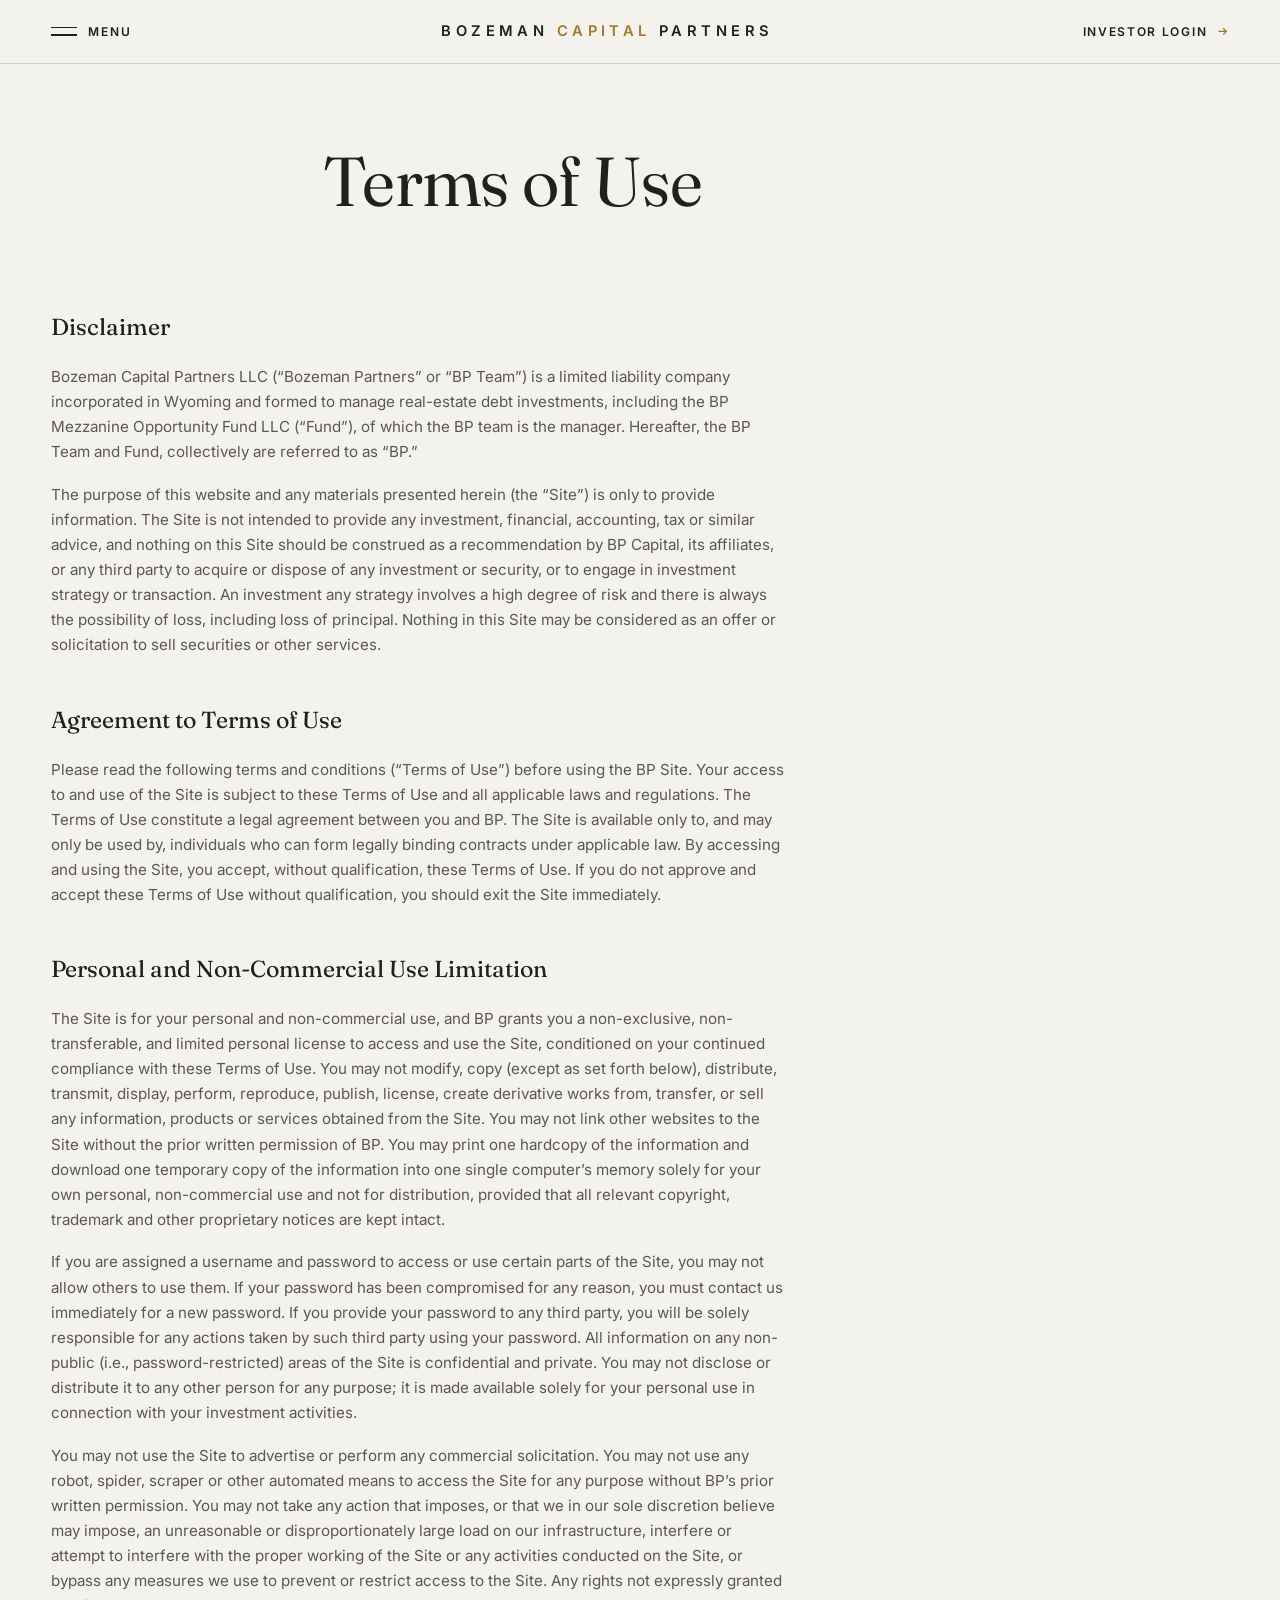
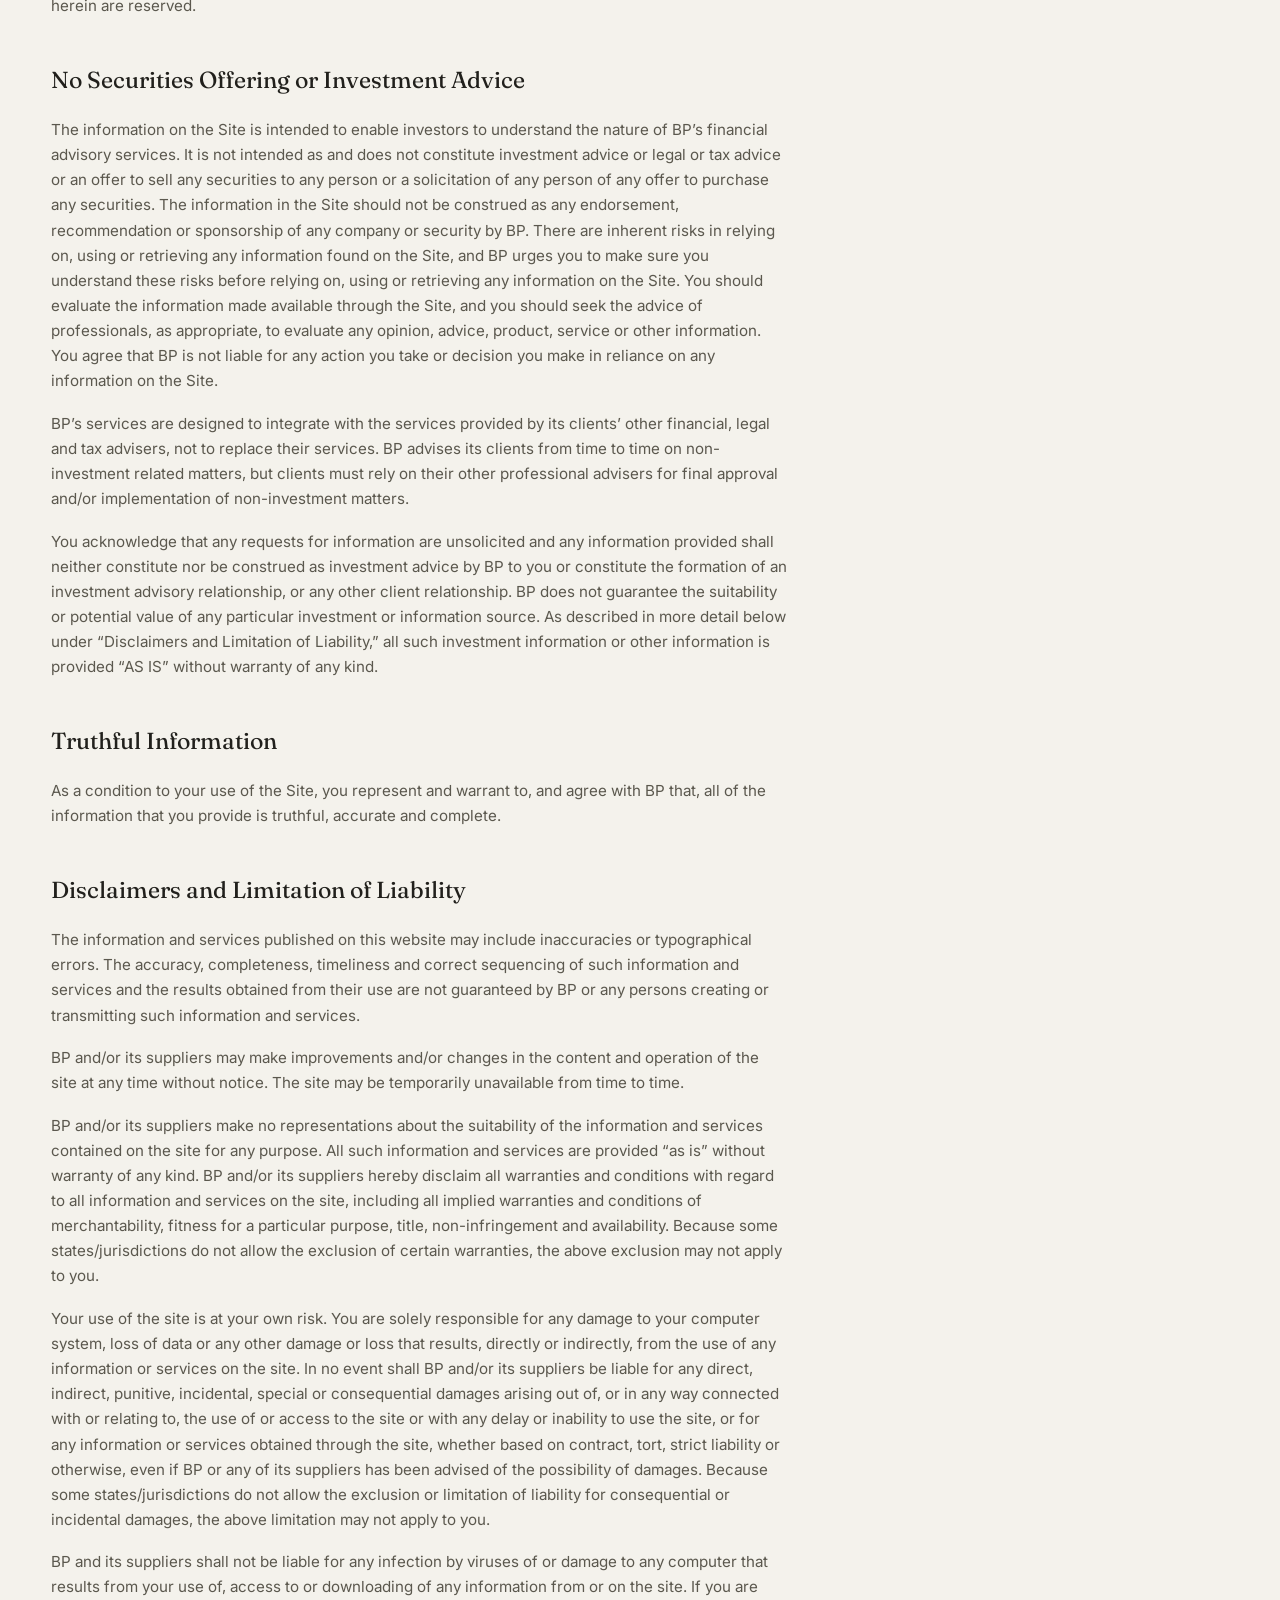
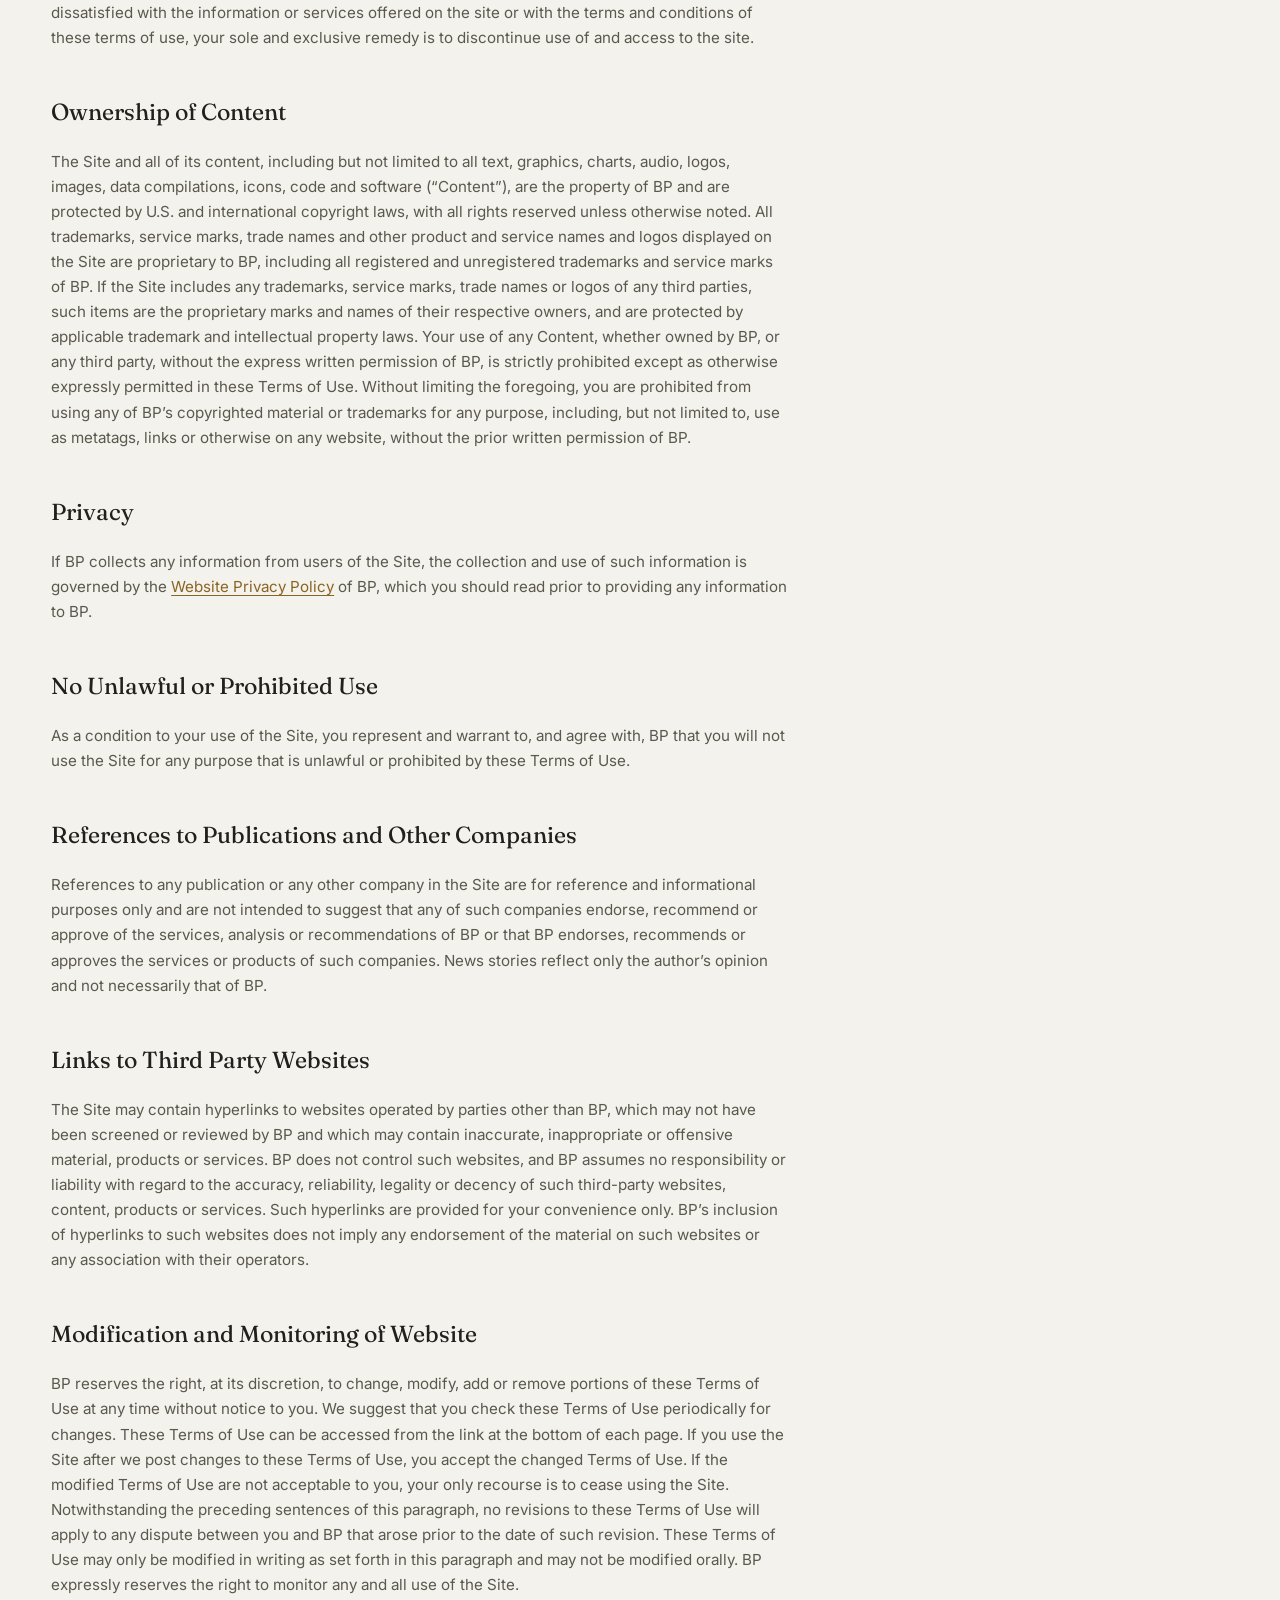
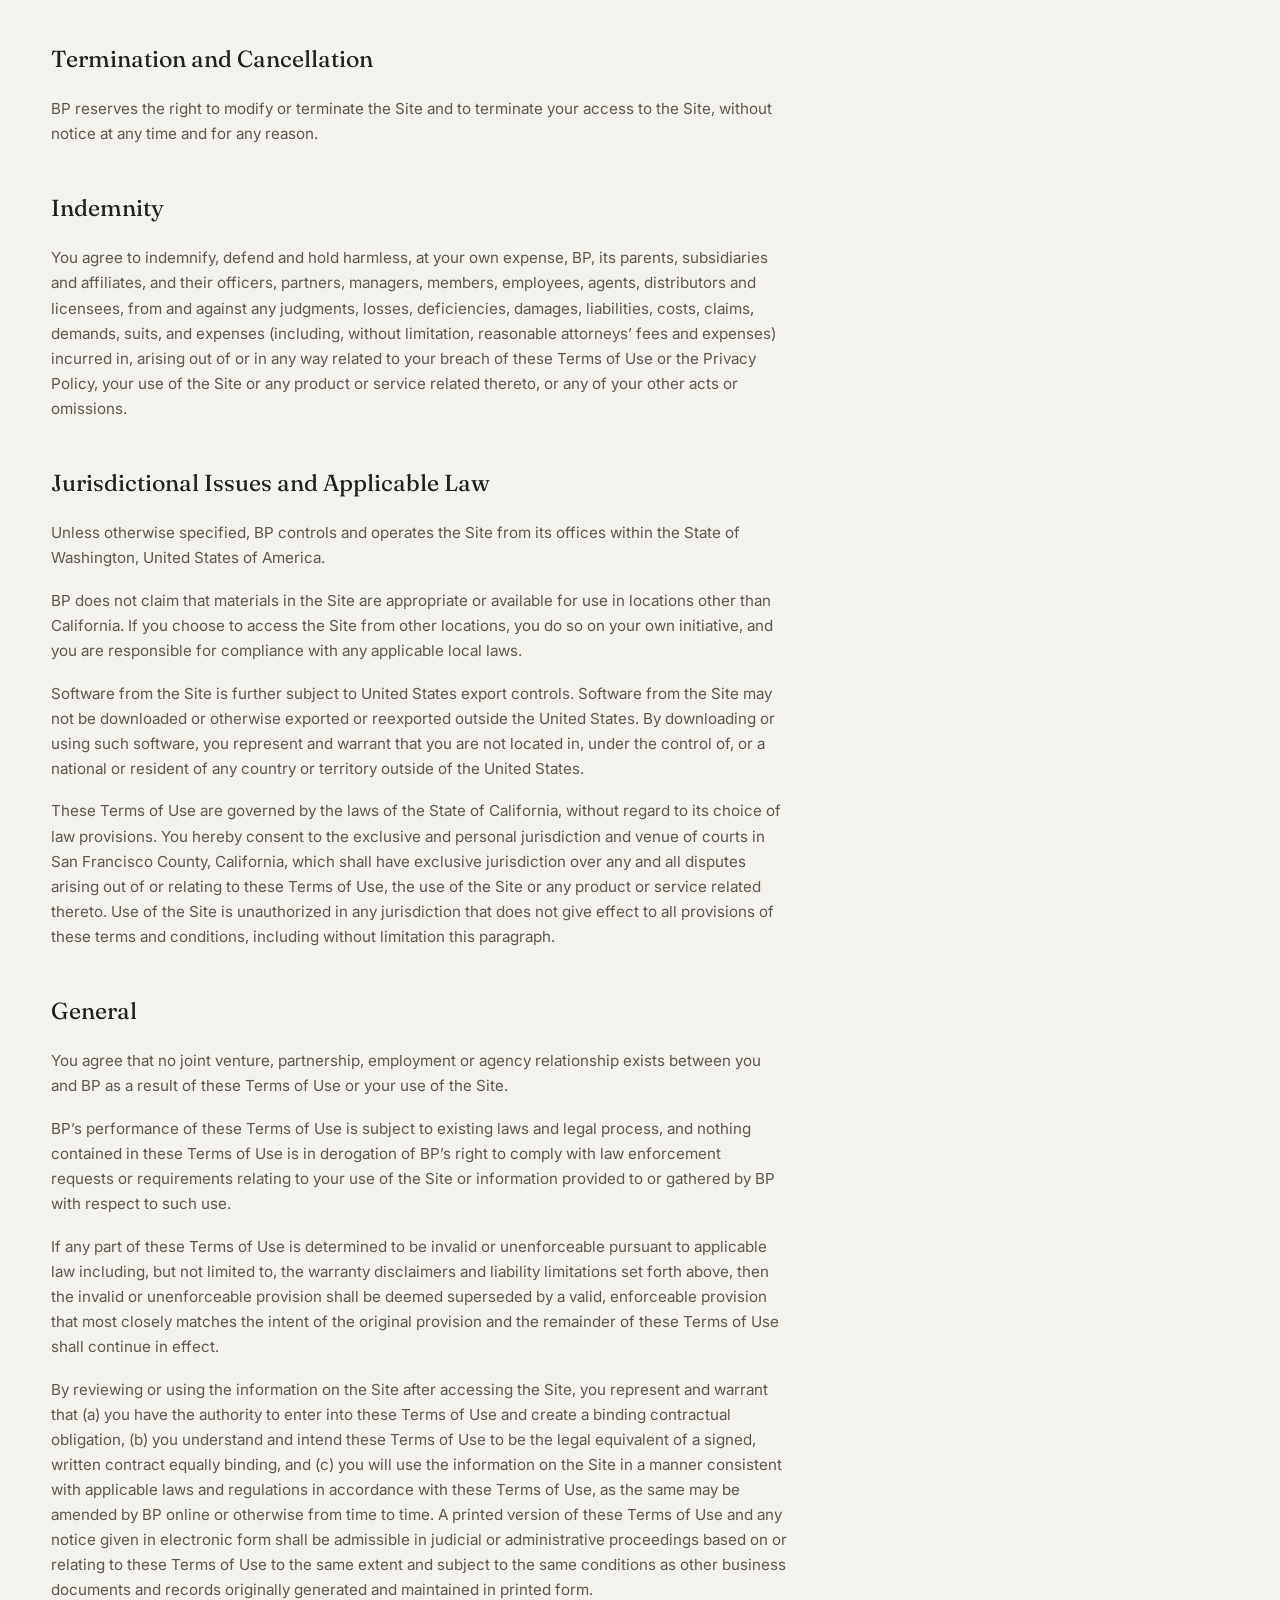
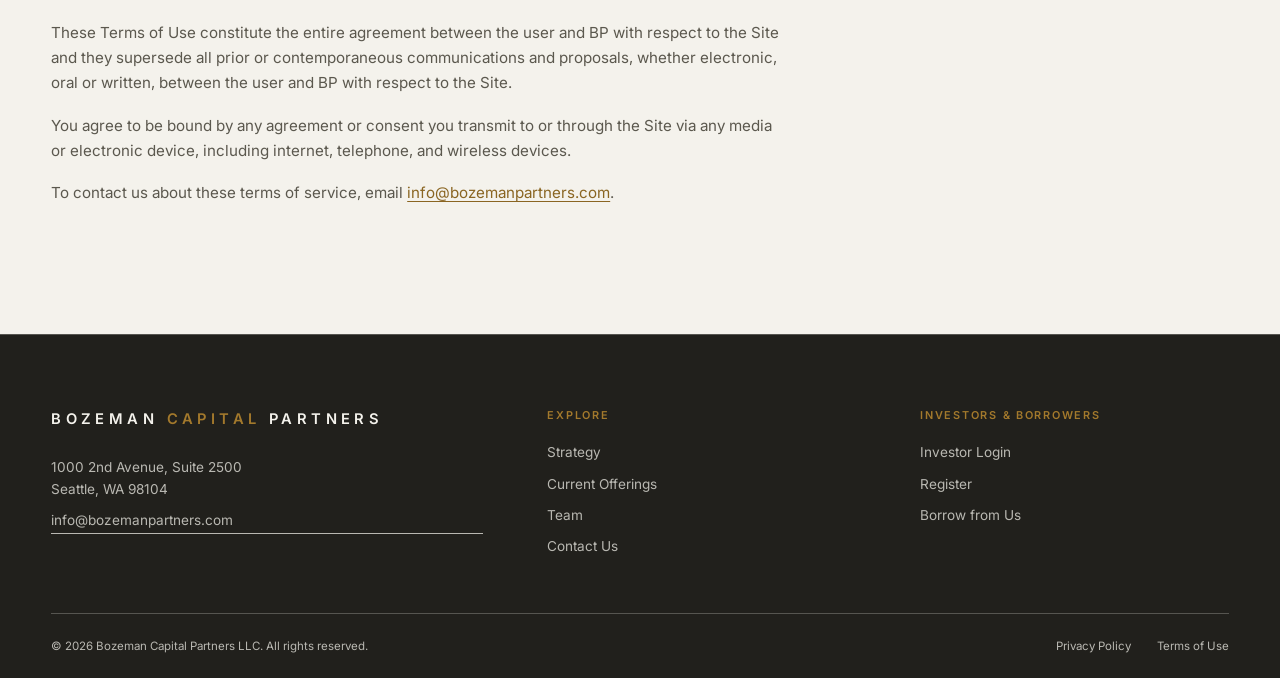
<file: terms-of-use.html>
<!DOCTYPE html>
<html lang="en">
<head>
  <meta charset="UTF-8">
  <meta name="viewport" content="width=device-width, initial-scale=1.0">
  <title>Terms of Use — Bozeman Capital Partners</title>
  <meta name="robots" content="noindex">
  <link rel="icon" type="image/png" href="assets/img/favicon.png">
  <link rel="preconnect" href="https://fonts.googleapis.com">
  <link rel="preconnect" href="https://fonts.gstatic.com" crossorigin>
  <link href="https://fonts.googleapis.com/css2?family=Fraunces:ital,opsz,wght@0,9..144,300..600;1,9..144,300..600&family=Inter:wght@400;500;600&display=swap" rel="stylesheet">
  <link rel="stylesheet" href="assets/css/style.css?v=2">
  <noscript><style>.reveal{opacity:1;transform:none}</style></noscript>
</head>
<body class="header-solid">
  <a class="skip-link" href="#main">Skip to content</a>

  <header class="site-header">
    <div class="header-inner">
      <button class="menu-toggle" aria-expanded="false" aria-controls="menu-overlay" aria-label="Open menu">
        <span class="bars" aria-hidden="true"><span></span><span></span></span>
        <span class="menu-label">Menu</span>
      </button>
      <a class="brand" href="index.html">Bozeman <span class="brand-accent">Capital</span> Partners</a>
      <a class="header-cta" href="https://bozemanpartners.investnext.com/" target="_blank" rel="noopener">
        <span class="cta-label">Investor Login</span>
        <svg viewBox="0 0 16 16" fill="none" stroke-width="1.6" aria-hidden="true"><path d="M3 8h10M9 4l4 4-4 4"/></svg>
      </a>
    </div>
  </header>

  <nav class="menu-overlay" id="menu-overlay" aria-hidden="true" aria-label="Main navigation">
    <div class="container menu-inner">
      <ul class="menu-nav">
        <li><a href="index.html#strategy"><span class="index">01</span>Strategy</a></li>
        <li><a href="index.html#offerings"><span class="index">02</span>Current Offerings</a></li>
        <li><a href="index.html#team"><span class="index">03</span>Team</a></li>
        <li><a href="https://www.fullstacklending.com/" target="_blank" rel="noopener"><span class="index">04</span>Borrow from Us</a></li>
        <li><a href="contact.html"><span class="index">05</span>Contact Us</a></li>
        <li><a href="https://bozemanpartners.investnext.com/" target="_blank" rel="noopener"><span class="index">06</span>Investor Login</a></li>
      </ul>
      <div class="menu-aside">
        <div>
          <p>Bozeman Capital Partners</p>
          <p>1000 2nd Avenue, Suite 2500<br>Seattle, WA 98104</p>
        </div>
        <a class="link-underline" href="mailto:info@bozemanpartners.com">info@bozemanpartners.com</a>
      </div>
    </div>
  </nav>

  <main id="main">
    <section class="page-hero">
      <div class="container section-head">
        <h1 class="display-1">Terms of Use</h1>
      </div>
    </section>

    <section class="section" style="padding-top:0;">
      <div class="container">
        <div class="prose">
          <h2>Disclaimer</h2>
          <p>Bozeman Capital Partners LLC (&ldquo;Bozeman Partners&rdquo; or &ldquo;BP Team&rdquo;) is a limited liability company incorporated in Wyoming and formed to manage real-estate debt investments, including the BP Mezzanine Opportunity Fund LLC (&ldquo;Fund&rdquo;), of which the BP team is the manager. Hereafter, the BP Team and Fund, collectively are referred to as &ldquo;BP.&rdquo;</p>
          <p>The purpose of this website and any materials presented herein (the &ldquo;Site&rdquo;) is only to provide information. The Site is not intended to provide any investment, financial, accounting, tax or similar advice, and nothing on this Site should be construed as a recommendation by BP Capital, its affiliates, or any third party to acquire or dispose of any investment or security, or to engage in investment strategy or transaction. An investment any strategy involves a high degree of risk and there is always the possibility of loss, including loss of principal. Nothing in this Site may be considered as an offer or solicitation to sell securities or other services.</p>

          <h2>Agreement to Terms of Use</h2>
          <p>Please read the following terms and conditions (&ldquo;Terms of Use&rdquo;) before using the BP Site. Your access to and use of the Site is subject to these Terms of Use and all applicable laws and regulations. The Terms of Use constitute a legal agreement between you and BP. The Site is available only to, and may only be used by, individuals who can form legally binding contracts under applicable law. By accessing and using the Site, you accept, without qualification, these Terms of Use. If you do not approve and accept these Terms of Use without qualification, you should exit the Site immediately.</p>

          <h2>Personal and Non-Commercial Use Limitation</h2>
          <p>The Site is for your personal and non-commercial use, and BP grants you a non-exclusive, non-transferable, and limited personal license to access and use the Site, conditioned on your continued compliance with these Terms of Use. You may not modify, copy (except as set forth below), distribute, transmit, display, perform, reproduce, publish, license, create derivative works from, transfer, or sell any information, products or services obtained from the Site. You may not link other websites to the Site without the prior written permission of BP. You may print one hardcopy of the information and download one temporary copy of the information into one single computer&rsquo;s memory solely for your own personal, non-commercial use and not for distribution, provided that all relevant copyright, trademark and other proprietary notices are kept intact.</p>
          <p>If you are assigned a username and password to access or use certain parts of the Site, you may not allow others to use them. If your password has been compromised for any reason, you must contact us immediately for a new password. If you provide your password to any third party, you will be solely responsible for any actions taken by such third party using your password. All information on any non-public (i.e., password-restricted) areas of the Site is confidential and private. You may not disclose or distribute it to any other person for any purpose; it is made available solely for your personal use in connection with your investment activities.</p>
          <p>You may not use the Site to advertise or perform any commercial solicitation. You may not use any robot, spider, scraper or other automated means to access the Site for any purpose without BP&rsquo;s prior written permission. You may not take any action that imposes, or that we in our sole discretion believe may impose, an unreasonable or disproportionately large load on our infrastructure, interfere or attempt to interfere with the proper working of the Site or any activities conducted on the Site, or bypass any measures we use to prevent or restrict access to the Site. Any rights not expressly granted herein are reserved.</p>

          <h2>No Securities Offering or Investment Advice</h2>
          <p>The information on the Site is intended to enable investors to understand the nature of BP&rsquo;s financial advisory services. It is not intended as and does not constitute investment advice or legal or tax advice or an offer to sell any securities to any person or a solicitation of any person of any offer to purchase any securities. The information in the Site should not be construed as any endorsement, recommendation or sponsorship of any company or security by BP. There are inherent risks in relying on, using or retrieving any information found on the Site, and BP urges you to make sure you understand these risks before relying on, using or retrieving any information on the Site. You should evaluate the information made available through the Site, and you should seek the advice of professionals, as appropriate, to evaluate any opinion, advice, product, service or other information. You agree that BP is not liable for any action you take or decision you make in reliance on any information on the Site.</p>
          <p>BP&rsquo;s services are designed to integrate with the services provided by its clients&rsquo; other financial, legal and tax advisers, not to replace their services. BP advises its clients from time to time on non-investment related matters, but clients must rely on their other professional advisers for final approval and/or implementation of non-investment matters.</p>
          <p>You acknowledge that any requests for information are unsolicited and any information provided shall neither constitute nor be construed as investment advice by BP to you or constitute the formation of an investment advisory relationship, or any other client relationship. BP does not guarantee the suitability or potential value of any particular investment or information source. As described in more detail below under &ldquo;Disclaimers and Limitation of Liability,&rdquo; all such investment information or other information is provided &ldquo;AS IS&rdquo; without warranty of any kind.</p>

          <h2>Truthful Information</h2>
          <p>As a condition to your use of the Site, you represent and warrant to, and agree with BP that, all of the information that you provide is truthful, accurate and complete.</p>

          <h2>Disclaimers and Limitation of Liability</h2>
          <p>The information and services published on this website may include inaccuracies or typographical errors. The accuracy, completeness, timeliness and correct sequencing of such information and services and the results obtained from their use are not guaranteed by BP or any persons creating or transmitting such information and services.</p>
          <p>BP and/or its suppliers may make improvements and/or changes in the content and operation of the site at any time without notice. The site may be temporarily unavailable from time to time.</p>
          <p>BP and/or its suppliers make no representations about the suitability of the information and services contained on the site for any purpose. All such information and services are provided &ldquo;as is&rdquo; without warranty of any kind. BP and/or its suppliers hereby disclaim all warranties and conditions with regard to all information and services on the site, including all implied warranties and conditions of merchantability, fitness for a particular purpose, title, non-infringement and availability. Because some states/jurisdictions do not allow the exclusion of certain warranties, the above exclusion may not apply to you.</p>
          <p>Your use of the site is at your own risk. You are solely responsible for any damage to your computer system, loss of data or any other damage or loss that results, directly or indirectly, from the use of any information or services on the site. In no event shall BP and/or its suppliers be liable for any direct, indirect, punitive, incidental, special or consequential damages arising out of, or in any way connected with or relating to, the use of or access to the site or with any delay or inability to use the site, or for any information or services obtained through the site, whether based on contract, tort, strict liability or otherwise, even if BP or any of its suppliers has been advised of the possibility of damages. Because some states/jurisdictions do not allow the exclusion or limitation of liability for consequential or incidental damages, the above limitation may not apply to you.</p>
          <p>BP and its suppliers shall not be liable for any infection by viruses of or damage to any computer that results from your use of, access to or downloading of any information from or on the site. If you are dissatisfied with the information or services offered on the site or with the terms and conditions of these terms of use, your sole and exclusive remedy is to discontinue use of and access to the site.</p>

          <h2>Ownership of Content</h2>
          <p>The Site and all of its content, including but not limited to all text, graphics, charts, audio, logos, images, data compilations, icons, code and software (&ldquo;Content&rdquo;), are the property of BP and are protected by U.S. and international copyright laws, with all rights reserved unless otherwise noted. All trademarks, service marks, trade names and other product and service names and logos displayed on the Site are proprietary to BP, including all registered and unregistered trademarks and service marks of BP. If the Site includes any trademarks, service marks, trade names or logos of any third parties, such items are the proprietary marks and names of their respective owners, and are protected by applicable trademark and intellectual property laws. Your use of any Content, whether owned by BP, or any third party, without the express written permission of BP, is strictly prohibited except as otherwise expressly permitted in these Terms of Use. Without limiting the foregoing, you are prohibited from using any of BP&rsquo;s copyrighted material or trademarks for any purpose, including, but not limited to, use as metatags, links or otherwise on any website, without the prior written permission of BP.</p>

          <h2>Privacy</h2>
          <p>If BP collects any information from users of the Site, the collection and use of such information is governed by the <a href="privacy-policy.html">Website Privacy Policy</a> of BP, which you should read prior to providing any information to BP.</p>

          <h2>No Unlawful or Prohibited Use</h2>
          <p>As a condition to your use of the Site, you represent and warrant to, and agree with, BP that you will not use the Site for any purpose that is unlawful or prohibited by these Terms of Use.</p>

          <h2>References to Publications and Other Companies</h2>
          <p>References to any publication or any other company in the Site are for reference and informational purposes only and are not intended to suggest that any of such companies endorse, recommend or approve of the services, analysis or recommendations of BP or that BP endorses, recommends or approves the services or products of such companies. News stories reflect only the author&rsquo;s opinion and not necessarily that of BP.</p>

          <h2>Links to Third Party Websites</h2>
          <p>The Site may contain hyperlinks to websites operated by parties other than BP, which may not have been screened or reviewed by BP and which may contain inaccurate, inappropriate or offensive material, products or services. BP does not control such websites, and BP assumes no responsibility or liability with regard to the accuracy, reliability, legality or decency of such third-party websites, content, products or services. Such hyperlinks are provided for your convenience only. BP&rsquo;s inclusion of hyperlinks to such websites does not imply any endorsement of the material on such websites or any association with their operators.</p>

          <h2>Modification and Monitoring of Website</h2>
          <p>BP reserves the right, at its discretion, to change, modify, add or remove portions of these Terms of Use at any time without notice to you. We suggest that you check these Terms of Use periodically for changes. These Terms of Use can be accessed from the link at the bottom of each page. If you use the Site after we post changes to these Terms of Use, you accept the changed Terms of Use. If the modified Terms of Use are not acceptable to you, your only recourse is to cease using the Site. Notwithstanding the preceding sentences of this paragraph, no revisions to these Terms of Use will apply to any dispute between you and BP that arose prior to the date of such revision. These Terms of Use may only be modified in writing as set forth in this paragraph and may not be modified orally. BP expressly reserves the right to monitor any and all use of the Site.</p>

          <h2>Termination and Cancellation</h2>
          <p>BP reserves the right to modify or terminate the Site and to terminate your access to the Site, without notice at any time and for any reason.</p>

          <h2>Indemnity</h2>
          <p>You agree to indemnify, defend and hold harmless, at your own expense, BP, its parents, subsidiaries and affiliates, and their officers, partners, managers, members, employees, agents, distributors and licensees, from and against any judgments, losses, deficiencies, damages, liabilities, costs, claims, demands, suits, and expenses (including, without limitation, reasonable attorneys&rsquo; fees and expenses) incurred in, arising out of or in any way related to your breach of these Terms of Use or the Privacy Policy, your use of the Site or any product or service related thereto, or any of your other acts or omissions.</p>

          <h2>Jurisdictional Issues and Applicable Law</h2>
          <p>Unless otherwise specified, BP controls and operates the Site from its offices within the State of Washington, United States of America.</p>
          <p>BP does not claim that materials in the Site are appropriate or available for use in locations other than California. If you choose to access the Site from other locations, you do so on your own initiative, and you are responsible for compliance with any applicable local laws.</p>
          <p>Software from the Site is further subject to United States export controls. Software from the Site may not be downloaded or otherwise exported or reexported outside the United States. By downloading or using such software, you represent and warrant that you are not located in, under the control of, or a national or resident of any country or territory outside of the United States.</p>
          <p>These Terms of Use are governed by the laws of the State of California, without regard to its choice of law provisions. You hereby consent to the exclusive and personal jurisdiction and venue of courts in San Francisco County, California, which shall have exclusive jurisdiction over any and all disputes arising out of or relating to these Terms of Use, the use of the Site or any product or service related thereto. Use of the Site is unauthorized in any jurisdiction that does not give effect to all provisions of these terms and conditions, including without limitation this paragraph.</p>

          <h2>General</h2>
          <p>You agree that no joint venture, partnership, employment or agency relationship exists between you and BP as a result of these Terms of Use or your use of the Site.</p>
          <p>BP&rsquo;s performance of these Terms of Use is subject to existing laws and legal process, and nothing contained in these Terms of Use is in derogation of BP&rsquo;s right to comply with law enforcement requests or requirements relating to your use of the Site or information provided to or gathered by BP with respect to such use.</p>
          <p>If any part of these Terms of Use is determined to be invalid or unenforceable pursuant to applicable law including, but not limited to, the warranty disclaimers and liability limitations set forth above, then the invalid or unenforceable provision shall be deemed superseded by a valid, enforceable provision that most closely matches the intent of the original provision and the remainder of these Terms of Use shall continue in effect.</p>
          <p>By reviewing or using the information on the Site after accessing the Site, you represent and warrant that (a) you have the authority to enter into these Terms of Use and create a binding contractual obligation, (b) you understand and intend these Terms of Use to be the legal equivalent of a signed, written contract equally binding, and (c) you will use the information on the Site in a manner consistent with applicable laws and regulations in accordance with these Terms of Use, as the same may be amended by BP online or otherwise from time to time. A printed version of these Terms of Use and any notice given in electronic form shall be admissible in judicial or administrative proceedings based on or relating to these Terms of Use to the same extent and subject to the same conditions as other business documents and records originally generated and maintained in printed form.</p>
          <p>These Terms of Use constitute the entire agreement between the user and BP with respect to the Site and they supersede all prior or contemporaneous communications and proposals, whether electronic, oral or written, between the user and BP with respect to the Site.</p>
          <p>You agree to be bound by any agreement or consent you transmit to or through the Site via any media or electronic device, including internet, telephone, and wireless devices.</p>
          <p>To contact us about these terms of service, email <a href="mailto:info@bozemanpartners.com">info@bozemanpartners.com</a>.</p>
        </div>
      </div>
    </section>
  </main>

  <footer class="site-footer">
    <div class="container">
      <div class="footer-main">
        <div class="footer-col">
          <a class="brand" href="index.html">Bozeman <span class="brand-accent">Capital</span> Partners</a>
          <p style="margin-top:1rem;">1000 2nd Avenue, Suite 2500<br>Seattle, WA 98104</p>
          <a class="link-underline" href="mailto:info@bozemanpartners.com">info@bozemanpartners.com</a>
        </div>
        <div class="footer-col">
          <h4>Explore</h4>
          <a href="index.html#strategy">Strategy</a>
          <a href="index.html#offerings">Current Offerings</a>
          <a href="index.html#team">Team</a>
          <a href="contact.html">Contact Us</a>
        </div>
        <div class="footer-col">
          <h4>Investors &amp; Borrowers</h4>
          <a href="https://bozemanpartners.investnext.com/" target="_blank" rel="noopener">Investor Login</a>
          <a href="https://bozemanpartners.investnext.com/" target="_blank" rel="noopener">Register</a>
          <a href="https://www.fullstacklending.com/" target="_blank" rel="noopener">Borrow from Us</a>
        </div>
      </div>
      <div class="footer-bottom">
        <p>&copy; <span data-year>2026</span> Bozeman Capital Partners LLC. All rights reserved.</p>
        <nav aria-label="Legal">
          <a href="privacy-policy.html">Privacy Policy</a>
          <a href="terms-of-use.html">Terms of Use</a>
        </nav>
      </div>
    </div>
  </footer>

  <script src="assets/js/main.js?v=2"></script>
</body>
</html>
</file>
<file: assets/css/style.css>
/* ============================================================
   Bozeman Capital Partners — editorial redesign
   Palette: warm cream / charcoal ink / ochre gold
   Type: Fraunces (display serif) + Inter (sans)
   ============================================================ */

:root {
  --cream: #f4f2ec;
  --cream-deep: #eae6da;
  --ink: #21201c;
  --ink-soft: #5b584e;
  --ink-faint: #8a867a;
  --gold: #a3792c;
  --gold-deep: #8a6522;
  --paper: #fbfaf7;
  --hairline: rgba(33, 32, 28, 0.16);
  --hairline-light: rgba(244, 242, 236, 0.25);

  --font-serif: "Fraunces", "Georgia", serif;
  --font-sans: "Inter", "Helvetica Neue", Arial, sans-serif;

  --gutter: clamp(1.25rem, 4vw, 4rem);
  --section-y: clamp(4.5rem, 10vw, 8.5rem);
  --ease-out: cubic-bezier(0.22, 1, 0.36, 1);
}

*,
*::before,
*::after {
  box-sizing: border-box;
  margin: 0;
  padding: 0;
}

html {
  scroll-behavior: smooth;
}

body {
  font-family: var(--font-sans);
  font-size: 1rem;
  line-height: 1.65;
  color: var(--ink);
  background: var(--cream);
  -webkit-font-smoothing: antialiased;
  text-rendering: optimizeLegibility;
}

img {
  max-width: 100%;
  display: block;
}

a {
  color: inherit;
  text-decoration: none;
}

::selection {
  background: var(--gold);
  color: var(--cream);
}

/* ---------- typography helpers ---------- */

.display-1 {
  font-family: var(--font-serif);
  font-weight: 380;
  font-size: clamp(2.4rem, 5.4vw, 4.6rem);
  line-height: 1.08;
  letter-spacing: -0.01em;
  text-wrap: balance;
}

.nowrap {
  white-space: nowrap;
}

.display-2 {
  font-family: var(--font-serif);
  font-weight: 400;
  font-size: clamp(1.9rem, 3.6vw, 3.1rem);
  line-height: 1.12;
  letter-spacing: -0.008em;
}

.display-3 {
  font-family: var(--font-serif);
  font-weight: 430;
  font-size: clamp(1.4rem, 2.2vw, 1.9rem);
  line-height: 1.2;
}

.lede {
  font-size: clamp(1.02rem, 1.4vw, 1.18rem);
  line-height: 1.75;
  color: var(--ink-soft);
}

/* ---------- layout ---------- */

.container {
  width: 100%;
  max-width: 82rem;
  margin-inline: auto;
  padding-inline: var(--gutter);
}

.section {
  padding-block: var(--section-y);
}

.section-head {
  display: grid;
  gap: 1.1rem;
  max-width: 46rem;
  margin-bottom: clamp(2.5rem, 5vw, 4rem);
}

.rule-top {
  border-top: 1px solid var(--hairline);
}

/* ---------- signature circle button ---------- */

.btn-circle {
  display: inline-flex;
  align-items: center;
  gap: 0.9rem;
  font-family: var(--font-sans);
  font-size: 0.82rem;
  font-weight: 600;
  letter-spacing: 0.1em;
  text-transform: uppercase;
  color: inherit;
}

.btn-circle .disc {
  flex: none;
  width: 3rem;
  height: 3rem;
  border-radius: 50%;
  background: var(--gold);
  display: grid;
  place-items: center;
  transition: background 0.35s var(--ease-out), transform 0.35s var(--ease-out);
}

.btn-circle .disc svg {
  width: 0.95rem;
  height: 0.95rem;
  stroke: #fdfcf8;
  transition: transform 0.35s var(--ease-out);
}

.btn-circle:hover .disc {
  background: var(--gold-deep);
  transform: scale(1.07);
}

.btn-circle:hover .disc svg {
  transform: translateX(3px);
}

.btn-circle.is-closed {
  color: var(--ink-faint);
  cursor: default;
}

.btn-circle.is-closed .disc {
  background: transparent;
  border: 1px solid var(--hairline);
}

.btn-circle.is-closed .disc svg {
  stroke: var(--ink-faint);
}

.btn-circle.is-closed:hover .disc,
.btn-circle.is-closed:hover .disc svg {
  background: transparent;
  transform: none;
}

/* solid pill button (forms) */
.btn-pill {
  display: inline-block;
  border: 0;
  cursor: pointer;
  font-family: var(--font-sans);
  font-size: 0.82rem;
  font-weight: 600;
  letter-spacing: 0.1em;
  text-transform: uppercase;
  color: #fdfcf8;
  background: var(--gold);
  padding: 1.05rem 2.4rem;
  border-radius: 999px;
  transition: background 0.3s var(--ease-out);
}

.btn-pill:hover {
  background: var(--gold-deep);
}

/* text link with underline reveal */
.link-underline {
  position: relative;
  padding-bottom: 2px;
  background-image: linear-gradient(currentColor, currentColor);
  background-size: 100% 1px;
  background-position: 0 100%;
  background-repeat: no-repeat;
  transition: background-size 0.35s var(--ease-out);
}

.link-underline:hover {
  background-size: 30% 1px;
}

/* ============================================================
   Header
   ============================================================ */

.site-header {
  position: fixed;
  inset: 0 0 auto 0;
  z-index: 60;
  transition: background 0.4s var(--ease-out), color 0.4s var(--ease-out),
    box-shadow 0.4s var(--ease-out);
  color: var(--cream);
}

.site-header .header-inner {
  display: flex;
  align-items: center;
  justify-content: space-between;
  gap: 1rem;
  padding: 1.1rem var(--gutter);
}

.site-header.is-solid,
body.header-solid .site-header {
  background: var(--cream);
  color: var(--ink);
  box-shadow: 0 1px 0 var(--hairline);
}

.brand {
  font-family: var(--font-sans);
  font-size: clamp(0.78rem, 1.4vw, 0.92rem);
  font-weight: 600;
  letter-spacing: 0.3em;
  text-transform: uppercase;
  white-space: nowrap;
}

.brand .brand-accent {
  color: var(--gold);
}

/* hamburger */
.menu-toggle {
  appearance: none;
  background: none;
  border: 0;
  cursor: pointer;
  color: inherit;
  display: inline-flex;
  align-items: center;
  gap: 0.7rem;
  font-family: var(--font-sans);
  font-size: 0.75rem;
  font-weight: 600;
  letter-spacing: 0.16em;
  text-transform: uppercase;
  padding: 0.4rem 0;
}

.menu-toggle .bars {
  display: inline-flex;
  flex-direction: column;
  gap: 6px;
  width: 26px;
}

.menu-toggle .bars span {
  height: 1.5px;
  background: currentColor;
  transition: transform 0.35s var(--ease-out), opacity 0.3s;
}

body.menu-open .menu-toggle .bars span:first-child {
  transform: translateY(3.75px) rotate(45deg);
}

body.menu-open .menu-toggle .bars span:last-child {
  transform: translateY(-3.75px) rotate(-45deg);
}

.header-cta {
  display: inline-flex;
  align-items: center;
  gap: 0.55rem;
  font-size: 0.75rem;
  font-weight: 600;
  letter-spacing: 0.14em;
  text-transform: uppercase;
}

.header-cta svg {
  width: 0.8rem;
  height: 0.8rem;
  stroke: var(--gold);
}

@media (max-width: 640px) {
  .header-cta .cta-label,
  .menu-toggle .menu-label {
    display: none;
  }

  .brand {
    font-size: 0.62rem;
    letter-spacing: 0.18em;
  }
}

body {
  overflow-x: hidden;
}

/* ============================================================
   Overlay menu
   ============================================================ */

.menu-overlay {
  position: fixed;
  inset: 0;
  z-index: 50;
  background: var(--ink);
  color: var(--cream);
  display: flex;
  align-items: center;
  visibility: hidden;
  opacity: 0;
  transition: opacity 0.5s var(--ease-out), visibility 0s linear 0.5s;
}

body.menu-open .menu-overlay {
  visibility: visible;
  opacity: 1;
  transition-delay: 0s;
}

body.menu-open {
  overflow: hidden;
}

body.menu-open .site-header {
  background: transparent;
  color: var(--cream);
  box-shadow: none;
}

.menu-overlay .menu-inner {
  width: 100%;
  display: grid;
  grid-template-columns: 1.4fr 1fr;
  gap: 3rem;
  align-items: end;
  padding-block: 7rem 4rem;
}

.menu-nav {
  list-style: none;
  display: grid;
  gap: 0.4rem;
}

.menu-nav a {
  font-family: var(--font-serif);
  font-weight: 350;
  font-size: clamp(2rem, 5vw, 3.4rem);
  line-height: 1.22;
  display: inline-flex;
  align-items: baseline;
  gap: 1rem;
  opacity: 0;
  transform: translateY(24px);
  transition: color 0.3s;
}

body.menu-open .menu-nav a {
  opacity: 1;
  transform: none;
  transition: opacity 0.6s var(--ease-out), transform 0.6s var(--ease-out),
    color 0.3s;
}

.menu-nav li:nth-child(1) a { transition-delay: 0.1s; }
.menu-nav li:nth-child(2) a { transition-delay: 0.16s; }
.menu-nav li:nth-child(3) a { transition-delay: 0.22s; }
.menu-nav li:nth-child(4) a { transition-delay: 0.28s; }
.menu-nav li:nth-child(5) a { transition-delay: 0.34s; }
.menu-nav li:nth-child(6) a { transition-delay: 0.4s; }

.menu-nav a:hover {
  color: var(--gold);
}

.menu-nav .index {
  font-family: var(--font-sans);
  font-size: 0.7rem;
  font-weight: 600;
  letter-spacing: 0.14em;
  color: var(--gold);
}

.menu-aside {
  display: grid;
  gap: 1.6rem;
  font-size: 0.9rem;
  color: rgba(244, 242, 236, 0.7);
  opacity: 0;
  transform: translateY(16px);
}

body.menu-open .menu-aside {
  opacity: 1;
  transform: none;
  transition: opacity 0.7s var(--ease-out) 0.45s, transform 0.7s var(--ease-out) 0.45s;
}

.menu-aside a {
  color: var(--cream);
}

@media (max-width: 800px) {
  .menu-overlay .menu-inner {
    grid-template-columns: 1fr;
    align-content: center;
    align-items: start;
    gap: 3rem;
    padding-block: 6.5rem 3rem;
    overflow-y: auto;
    max-height: 100vh;
  }
}

/* ============================================================
   Hero
   ============================================================ */

.hero {
  --hero-progress: 0;
  position: relative;
  min-height: 100svh;
  display: flex;
  align-items: flex-end;
  color: var(--cream);
  isolation: isolate;
  overflow: hidden;
  /* Aegis-style shrink: full-bleed at top, tucks into an inset rounded
     frame as the user scrolls (driven by --hero-progress from JS).
     Fully shrunk, the edges align with the content column (container
     width minus its gutters). */
  width: calc(
    (1 - var(--hero-progress)) * 100% +
    var(--hero-progress) * min(100% - 2 * var(--gutter), 74rem)
  );
  margin-inline: auto;
  border-radius: calc(var(--hero-progress) * 1.75rem);
  transition: width 50ms linear, border-radius 50ms linear;
  will-change: width, border-radius;
}

.hero-media {
  position: absolute;
  inset: 0;
  z-index: -2;
}

.hero-media img {
  width: 100%;
  height: 100%;
  object-fit: cover;
  transform: scale(1.06);
  animation: hero-settle 2.4s var(--ease-out) forwards;
}

@keyframes hero-settle {
  to { transform: scale(1); }
}

.hero::after {
  content: "";
  position: absolute;
  inset: 0;
  z-index: -1;
  background: linear-gradient(
    200deg,
    rgba(33, 32, 28, 0.05) 30%,
    rgba(33, 32, 28, 0.62) 100%
  );
}

.hero-content {
  width: 100%;
  padding-block: clamp(5.5rem, 12vh, 8rem) clamp(3rem, 8vh, 5.5rem);
  display: grid;
  gap: 1.6rem;
  max-width: 60rem;
}

.hero-scroll-hint {
  position: absolute;
  right: var(--gutter);
  bottom: clamp(3rem, 8vh, 5.5rem);
  font-size: 0.7rem;
  font-weight: 600;
  letter-spacing: 0.18em;
  text-transform: uppercase;
  opacity: 0.75;
  writing-mode: vertical-rl;
  display: flex;
  align-items: center;
  gap: 0.7rem;
}

.hero-scroll-hint::after {
  content: "";
  width: 1px;
  height: 3.4rem;
  background: currentColor;
  animation: scroll-pulse 2.2s ease-in-out infinite;
}

@keyframes scroll-pulse {
  0%, 100% { transform: scaleY(0.35); transform-origin: top; opacity: 0.4; }
  50% { transform: scaleY(1); opacity: 1; }
}

@media (max-width: 700px) {
  .hero-scroll-hint { display: none; }
}

/* ============================================================
   Stats
   ============================================================ */

.stats-grid {
  display: grid;
  grid-template-columns: repeat(4, 1fr);
}

.stat {
  padding: 2.4rem 2rem 2.4rem 0;
  margin-right: 2rem;
  border-top: 1px solid var(--hairline);
  display: grid;
  align-content: start;
  gap: 0.7rem;
}

.stat-value {
  font-family: var(--font-serif);
  font-weight: 350;
  font-size: clamp(2.4rem, 4.4vw, 3.9rem);
  line-height: 1;
  color: var(--ink);
  font-variant-numeric: tabular-nums;
}

.stat-value .unit {
  color: var(--gold);
}

.stat-label {
  font-size: 0.85rem;
  line-height: 1.5;
  color: var(--ink-soft);
  max-width: 15rem;
}

.stats-footnote {
  margin-top: 2.2rem;
  font-size: 0.75rem;
  color: var(--ink-faint);
}

@media (max-width: 900px) {
  .stats-grid { grid-template-columns: repeat(2, 1fr); }
}

@media (max-width: 480px) {
  .stats-grid { grid-template-columns: 1fr; }
  .stat { padding-block: 1.8rem; margin-right: 0; }
}

/* ============================================================
   Strategy
   ============================================================ */

.strategy-grid {
  display: grid;
  grid-template-columns: minmax(16rem, 1fr) 1.5fr;
  gap: clamp(2.5rem, 6vw, 6rem);
  align-items: start;
}

.strategy-grid .sticky-col {
  position: sticky;
  top: 7rem;
  display: grid;
  gap: 1.1rem;
}

.strategy-copy {
  display: grid;
  gap: 1.5rem;
}

.strategy-copy .lead-line {
  font-family: var(--font-serif);
  font-weight: 400;
  font-size: clamp(1.35rem, 2.4vw, 1.9rem);
  line-height: 1.4;
  color: var(--ink);
}

@media (max-width: 800px) {
  .strategy-grid { grid-template-columns: 1fr; }
  .strategy-grid .sticky-col { position: static; }
}

/* the strategy section sits on the darkened mountain photograph,
   which drifts slowly against the scroll (JS parallax) */
.strategy-band {
  position: relative;
  isolation: isolate;
  overflow: hidden;
  color: var(--cream);
}

.strategy-media {
  position: absolute;
  inset: 0;
  z-index: -2;
}

.strategy-media img {
  position: relative;
  top: -25%;
  width: 100%;
  height: 150%;
  object-fit: cover;
  will-change: transform;
}

.strategy-band::after {
  content: "";
  position: absolute;
  inset: 0;
  z-index: -1;
  background: linear-gradient(rgba(28, 27, 24, 0.66), rgba(28, 27, 24, 0.78));
}

.strategy-band .lead-line {
  color: var(--cream);
}

.strategy-band .lede {
  color: rgba(244, 242, 236, 0.82);
}

.image-band img {
  position: relative;
  top: -10%;
  width: 100%;
  height: 120%;
  object-fit: cover;
  will-change: transform;
}

/* ============================================================
   Offerings
   ============================================================ */

.offerings {
  background: var(--cream-deep);
}

.offerings-grid {
  display: grid;
  grid-template-columns: 1fr 1fr;
  gap: clamp(1.5rem, 3vw, 2.5rem);
}

.fund-card {
  background: var(--paper);
  border: 1px solid var(--hairline);
  padding: clamp(1.8rem, 3.4vw, 3rem);
  display: flex;
  flex-direction: column;
  gap: 1.4rem;
}

.fund-card .fund-status {
  display: inline-flex;
  align-self: flex-start;
  align-items: center;
  gap: 0.5rem;
  font-size: 0.68rem;
  font-weight: 600;
  letter-spacing: 0.14em;
  text-transform: uppercase;
  padding: 0.42rem 0.9rem;
  border-radius: 999px;
  border: 1px solid var(--hairline);
  color: var(--ink-soft);
}

.fund-card .fund-status::before {
  content: "";
  width: 7px;
  height: 7px;
  border-radius: 50%;
  background: var(--ink-faint);
}

.fund-card .fund-status.is-open {
  border-color: rgba(163, 121, 44, 0.45);
  color: var(--gold-deep);
}

.fund-card .fund-status.is-open::before {
  background: var(--gold);
}

.fund-card h3 {
  font-family: var(--font-serif);
  font-weight: 420;
  font-size: clamp(1.5rem, 2.4vw, 2rem);
  line-height: 1.18;
}

.fund-card .fund-desc {
  color: var(--ink-soft);
  font-size: 0.95rem;
}

.fund-terms {
  display: grid;
  margin-top: auto;
}

.fund-terms > div {
  display: flex;
  justify-content: space-between;
  align-items: baseline;
  gap: 1.5rem;
  padding-block: 0.85rem;
  border-top: 1px solid var(--hairline);
}

.fund-terms dt {
  font-size: 0.72rem;
  font-weight: 600;
  letter-spacing: 0.12em;
  text-transform: uppercase;
  color: var(--ink-faint);
}

.fund-terms dd {
  font-family: var(--font-serif);
  font-size: 1.05rem;
  text-align: right;
}

.fund-terms dd .highlight {
  color: var(--gold-deep);
}

.fund-note {
  margin-top: -1rem;
  font-size: 0.75rem;
  color: var(--ink-faint);
}

.fund-card .btn-circle {
  margin-top: 0.4rem;
}

@media (max-width: 860px) {
  .offerings-grid { grid-template-columns: 1fr; }
}

/* ============================================================
   Team
   ============================================================ */

.team-grid {
  display: grid;
  grid-template-columns: 1fr 1fr;
  gap: clamp(2rem, 5vw, 4.5rem);
}

.person {
  display: grid;
  gap: 1.3rem;
  align-content: start;
}

.person {
  padding-top: 1.6rem;
  border-top: 1px solid var(--hairline);
}

.person .person-name {
  font-family: var(--font-serif);
  font-weight: 430;
  font-size: clamp(1.4rem, 2.2vw, 1.8rem);
}

.person .person-role {
  font-size: 0.72rem;
  font-weight: 600;
  letter-spacing: 0.16em;
  text-transform: uppercase;
  color: var(--gold);
  margin-top: 0.35rem;
}

.person .person-bio {
  color: var(--ink-soft);
  font-size: 0.95rem;
}

@media (max-width: 760px) {
  .team-grid { grid-template-columns: 1fr; }
}

/* ============================================================
   Borrow band
   ============================================================ */

.borrow-band {
  background: var(--cream-deep);
}

.borrow-inner {
  display: grid;
  grid-template-columns: 1.3fr 1fr;
  gap: clamp(2rem, 5vw, 5rem);
  align-items: center;
}

.borrow-inner .copy {
  display: grid;
  gap: 1.2rem;
  justify-items: start;
}

.borrow-inner figure {
  overflow: hidden;
  aspect-ratio: 16 / 10;
}

.borrow-inner img {
  width: 100%;
  height: 100%;
  object-fit: cover;
}

@media (max-width: 800px) {
  .borrow-inner { grid-template-columns: 1fr; }
  .borrow-inner figure { order: -1; }
}

/* ============================================================
   Closing CTA
   ============================================================ */

.cta-band {
  background: var(--ink);
  color: var(--cream);
}

.cta-band .cta-inner {
  display: grid;
  gap: 2rem;
  justify-items: start;
  max-width: 52rem;
}

.cta-band .display-2 {
  font-weight: 340;
}

/* ============================================================
   Footer
   ============================================================ */

.site-footer {
  background: var(--ink);
  color: rgba(244, 242, 236, 0.72);
  font-size: 0.85rem;
  border-top: 1px solid var(--hairline-light);
}

.footer-main {
  display: grid;
  grid-template-columns: 1.4fr 1fr 1fr;
  gap: clamp(2rem, 5vw, 4rem);
  padding-block: clamp(3rem, 6vw, 4.5rem) clamp(2.5rem, 5vw, 3.5rem);
}

.footer-main .brand {
  color: var(--cream);
}

.footer-col {
  display: grid;
  gap: 0.55rem;
  align-content: start;
}

.footer-col h4 {
  font-size: 0.68rem;
  font-weight: 600;
  letter-spacing: 0.16em;
  text-transform: uppercase;
  color: var(--gold);
  margin-bottom: 0.5rem;
}

.footer-col a:hover {
  color: var(--cream);
}

.footer-disclaimer {
  border-top: 1px solid var(--hairline-light);
  padding-block: 2.2rem;
  columns: 2;
  column-gap: 3rem;
  font-size: 0.72rem;
  line-height: 1.7;
  color: rgba(244, 242, 236, 0.45);
}

.footer-disclaimer p {
  margin-bottom: 1em;
  break-inside: avoid;
}

.footer-bottom {
  border-top: 1px solid var(--hairline-light);
  padding-block: 1.4rem;
  display: flex;
  flex-wrap: wrap;
  gap: 1rem 2rem;
  justify-content: space-between;
  font-size: 0.72rem;
}

.footer-bottom nav {
  display: flex;
  gap: 1.6rem;
}

.footer-bottom a:hover {
  color: var(--cream);
}

@media (max-width: 800px) {
  .footer-main { grid-template-columns: 1fr; }
  .footer-disclaimer { columns: 1; }
}

/* ============================================================
   Subpages (contact / legal)
   ============================================================ */

.page-hero {
  padding-top: clamp(8rem, 16vh, 11rem);
  padding-bottom: clamp(2.5rem, 5vw, 4rem);
}

.page-hero .section-head {
  margin-bottom: 0;
}

.contact-grid {
  display: grid;
  grid-template-columns: 1fr 1.2fr;
  gap: clamp(2.5rem, 6vw, 6rem);
  align-items: start;
}

.contact-details {
  display: grid;
  gap: 2rem;
  align-content: start;
}

.contact-details .detail h4 {
  font-size: 0.68rem;
  font-weight: 600;
  letter-spacing: 0.16em;
  text-transform: uppercase;
  color: var(--gold);
  margin-bottom: 0.4rem;
}

.contact-details .detail p,
.contact-details .detail a {
  font-family: var(--font-serif);
  font-size: 1.15rem;
  line-height: 1.5;
}

.contact-form {
  display: grid;
  gap: 1.4rem;
  background: var(--paper);
  border: 1px solid var(--hairline);
  padding: clamp(1.8rem, 3.4vw, 3rem);
}

.field {
  display: grid;
  gap: 0.45rem;
}

.field label {
  font-size: 0.72rem;
  font-weight: 600;
  letter-spacing: 0.12em;
  text-transform: uppercase;
  color: var(--ink-soft);
}

.field input,
.field textarea,
.field select {
  font-family: var(--font-sans);
  font-size: 0.95rem;
  color: var(--ink);
  background: transparent;
  border: 0;
  border-bottom: 1px solid var(--hairline);
  padding: 0.65rem 0;
  border-radius: 0;
  outline: none;
  transition: border-color 0.3s;
}

.field input:focus,
.field textarea:focus,
.field select:focus {
  border-bottom-color: var(--gold);
}

.field textarea {
  resize: vertical;
  min-height: 7rem;
}

.form-row {
  display: grid;
  grid-template-columns: 1fr 1fr;
  gap: 1.4rem;
}

.form-note {
  font-size: 0.75rem;
  color: var(--ink-faint);
}

@media (max-width: 800px) {
  .contact-grid { grid-template-columns: 1fr; }
  .form-row { grid-template-columns: 1fr; }
}

/* legal prose */
.prose {
  max-width: 46rem;
  display: grid;
  gap: 1.1rem;
  color: var(--ink-soft);
  font-size: 0.95rem;
}

.prose h2 {
  font-family: var(--font-serif);
  font-weight: 430;
  font-size: 1.45rem;
  color: var(--ink);
  margin-top: 1.6rem;
}

.prose ul {
  padding-left: 1.2rem;
  display: grid;
  gap: 0.4rem;
}

.prose a {
  color: var(--gold-deep);
  text-decoration: underline;
  text-underline-offset: 3px;
}

/* ============================================================
   Reveal animations
   ============================================================ */

.reveal {
  opacity: 0;
  transform: translateY(28px);
  transition: opacity 0.9s var(--ease-out), transform 0.9s var(--ease-out);
}

.reveal.is-visible {
  opacity: 1;
  transform: none;
}

.reveal-delay-1 { transition-delay: 0.12s; }
.reveal-delay-2 { transition-delay: 0.24s; }
.reveal-delay-3 { transition-delay: 0.36s; }

@media (prefers-reduced-motion: reduce) {
  html { scroll-behavior: auto; }
  .reveal {
    opacity: 1;
    transform: none;
    transition: none;
  }
  .hero-media img { animation: none; transform: none; }
  .hero { width: 100%; border-radius: 0; transition: none; }
  .hero-scroll-hint::after { animation: none; }
}

/* skip link */
.skip-link {
  position: absolute;
  left: -9999px;
  top: 0;
  z-index: 100;
  background: var(--ink);
  color: var(--cream);
  padding: 0.8rem 1.2rem;
}

.skip-link:focus {
  left: 0;
}
</file>
